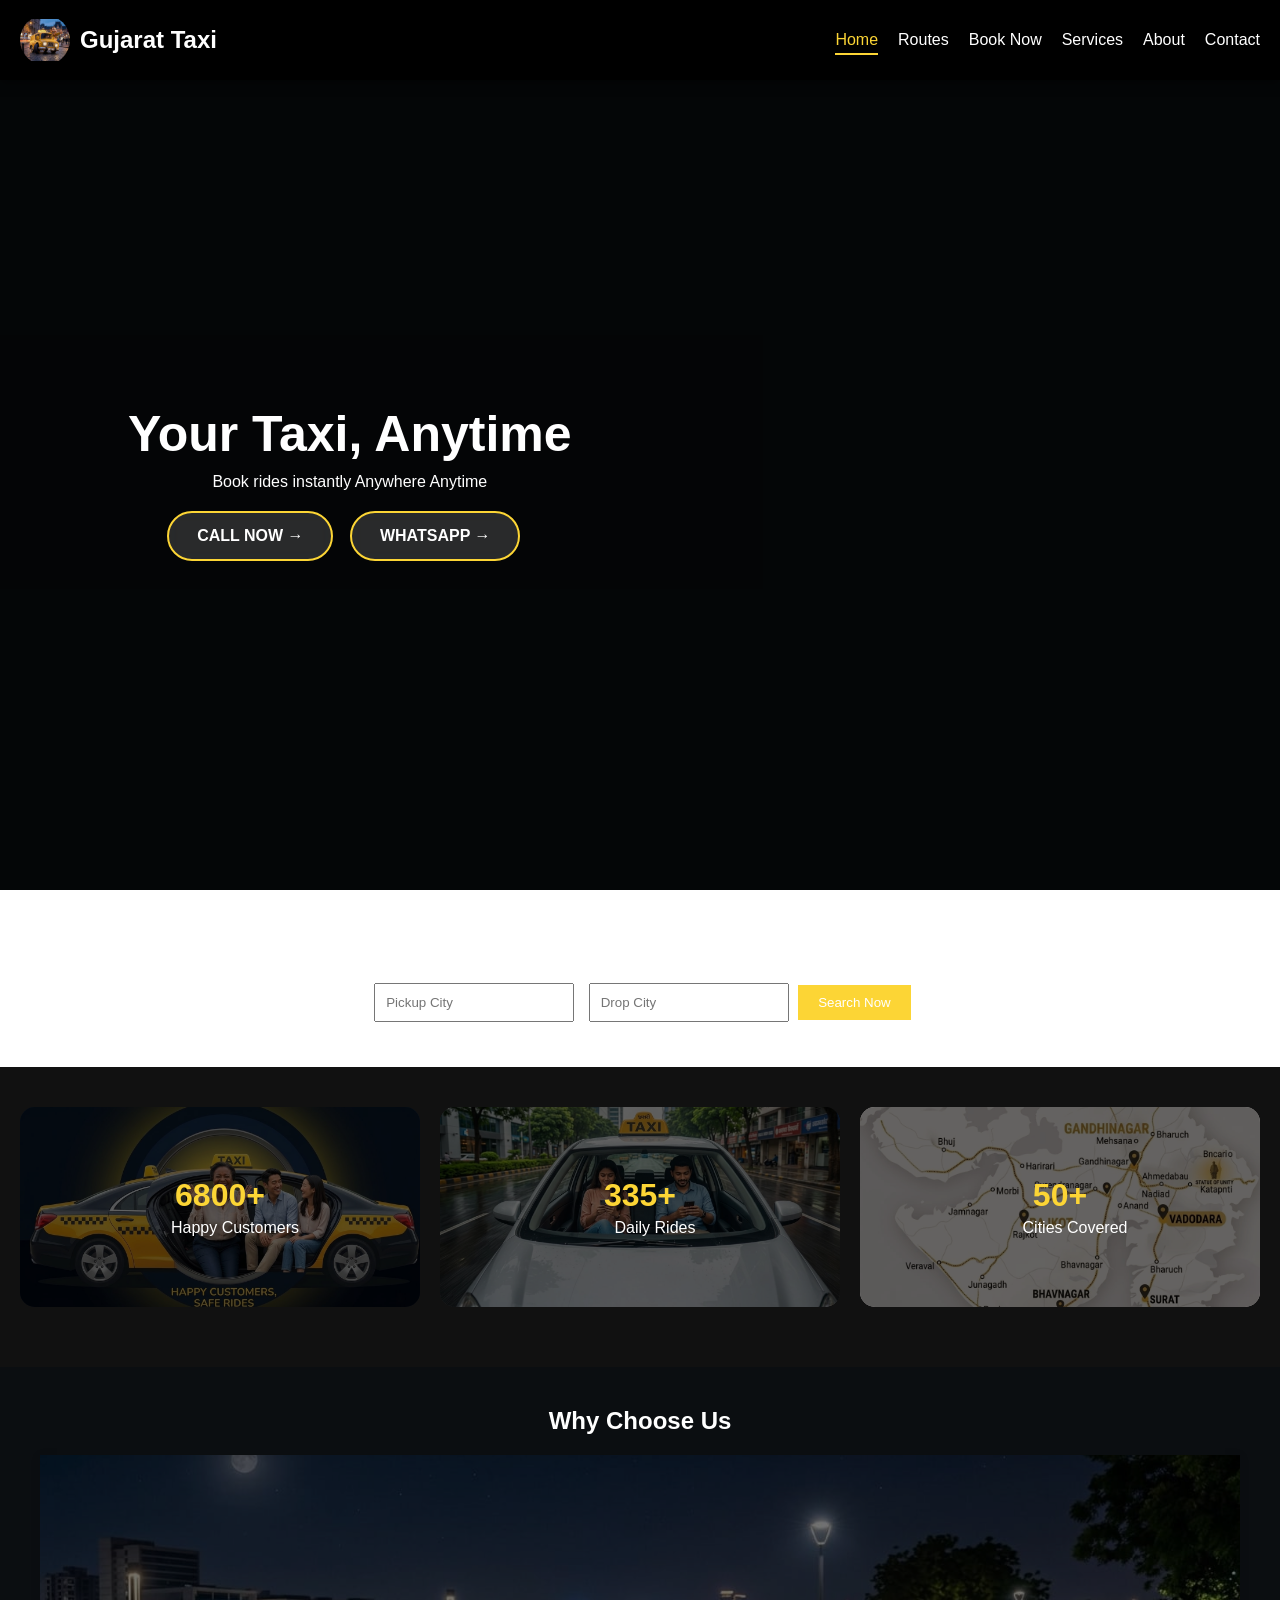
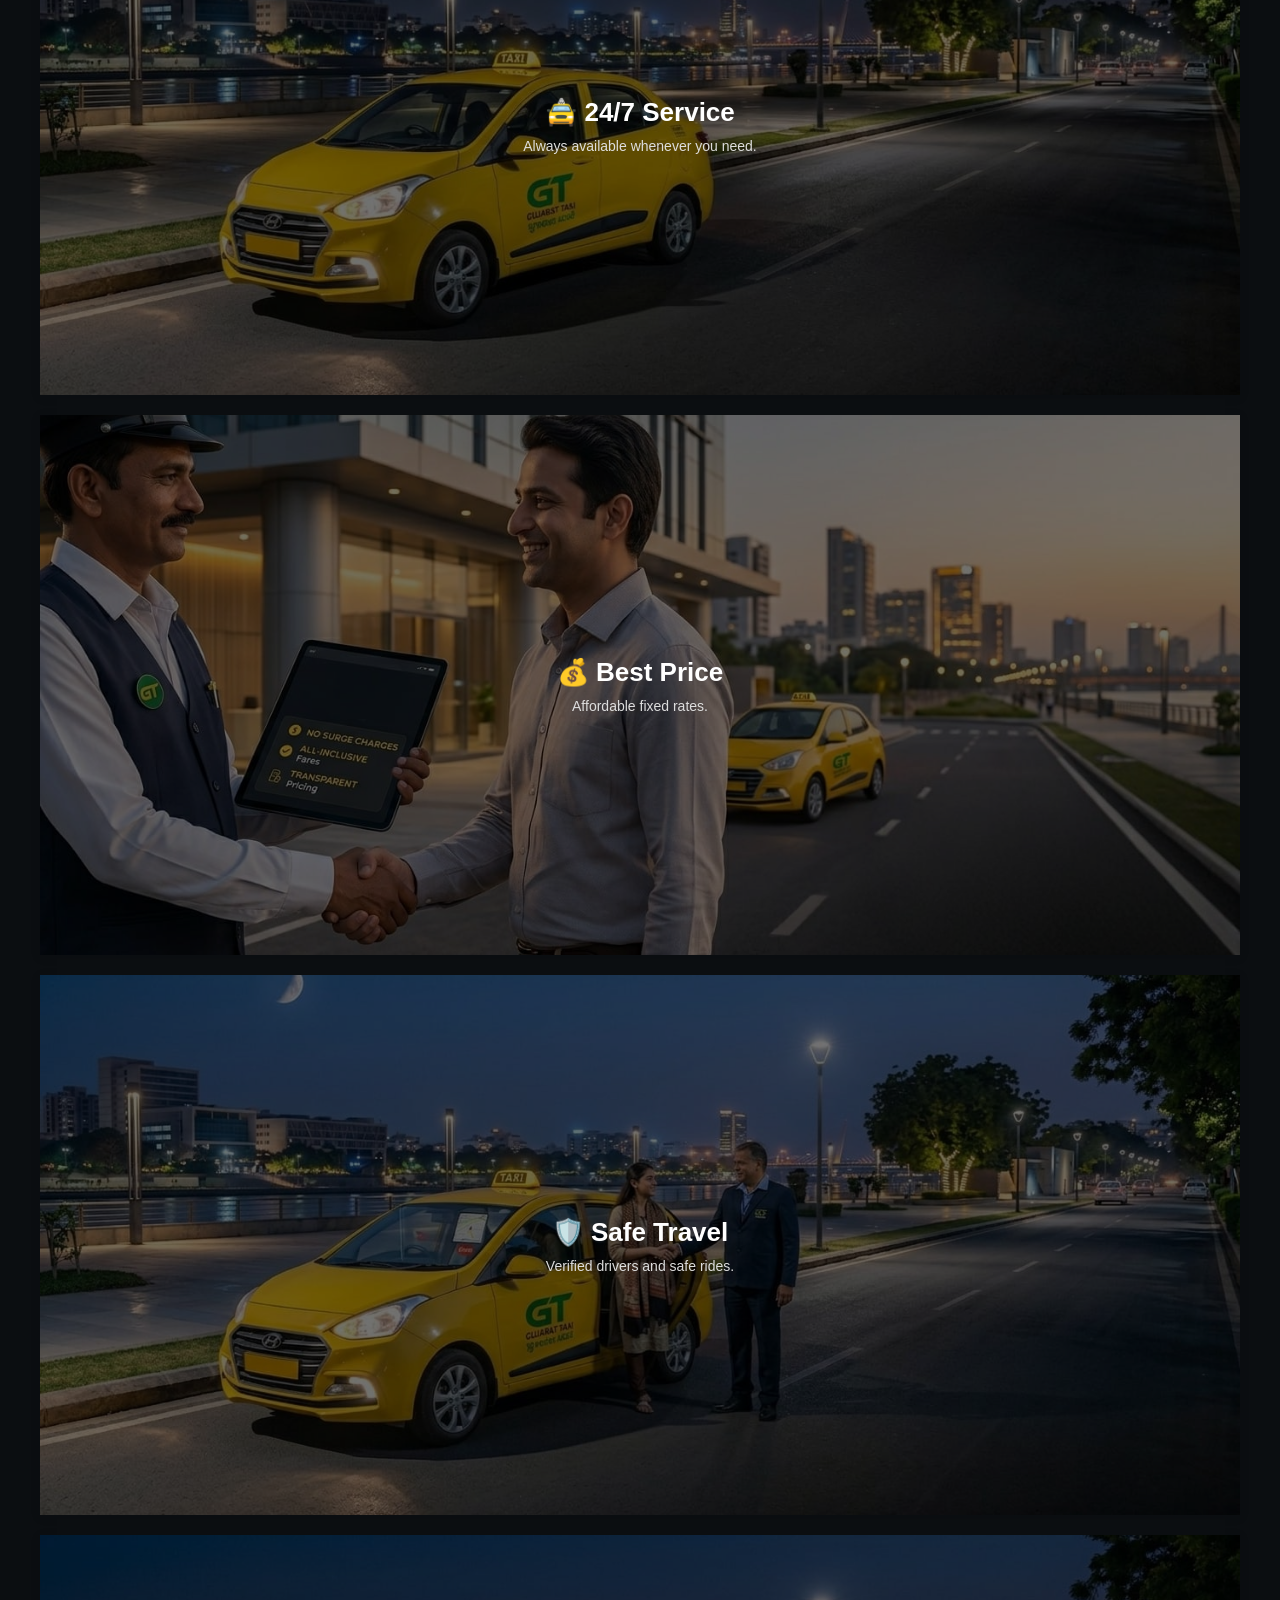
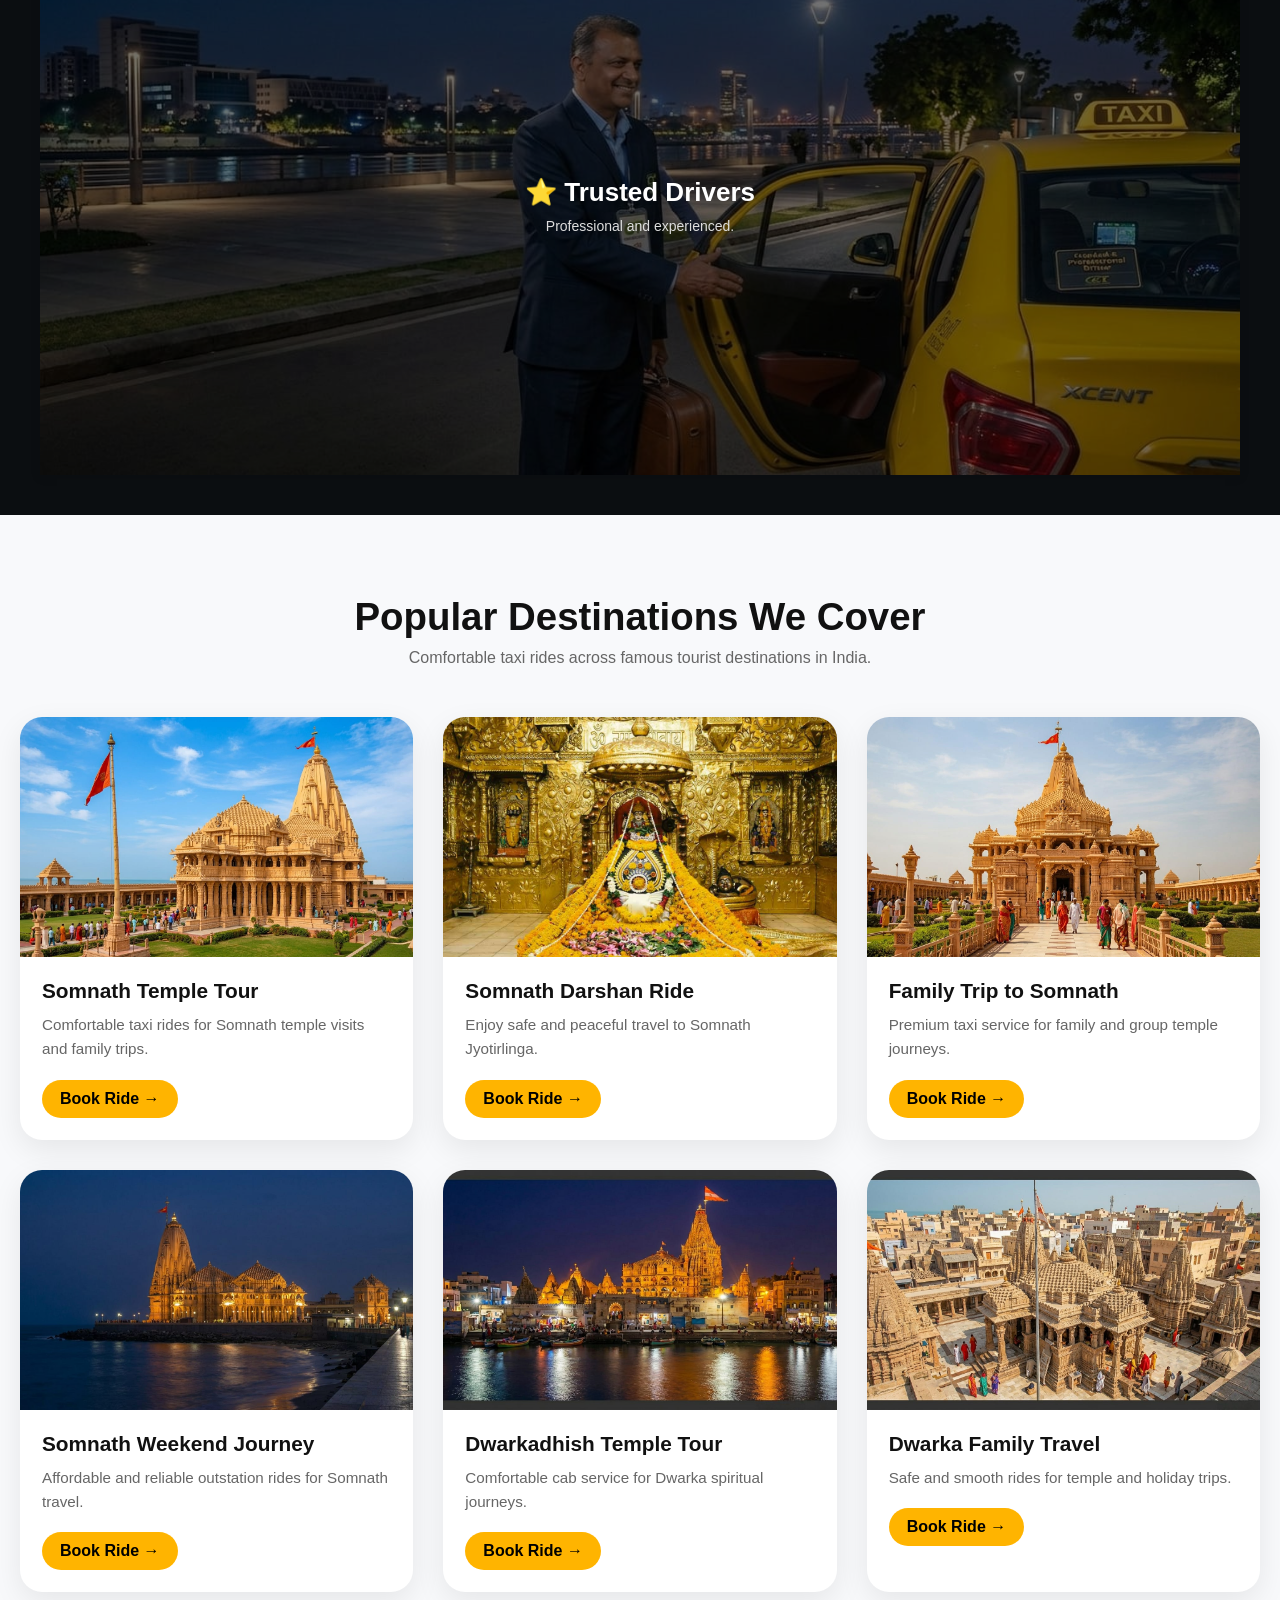
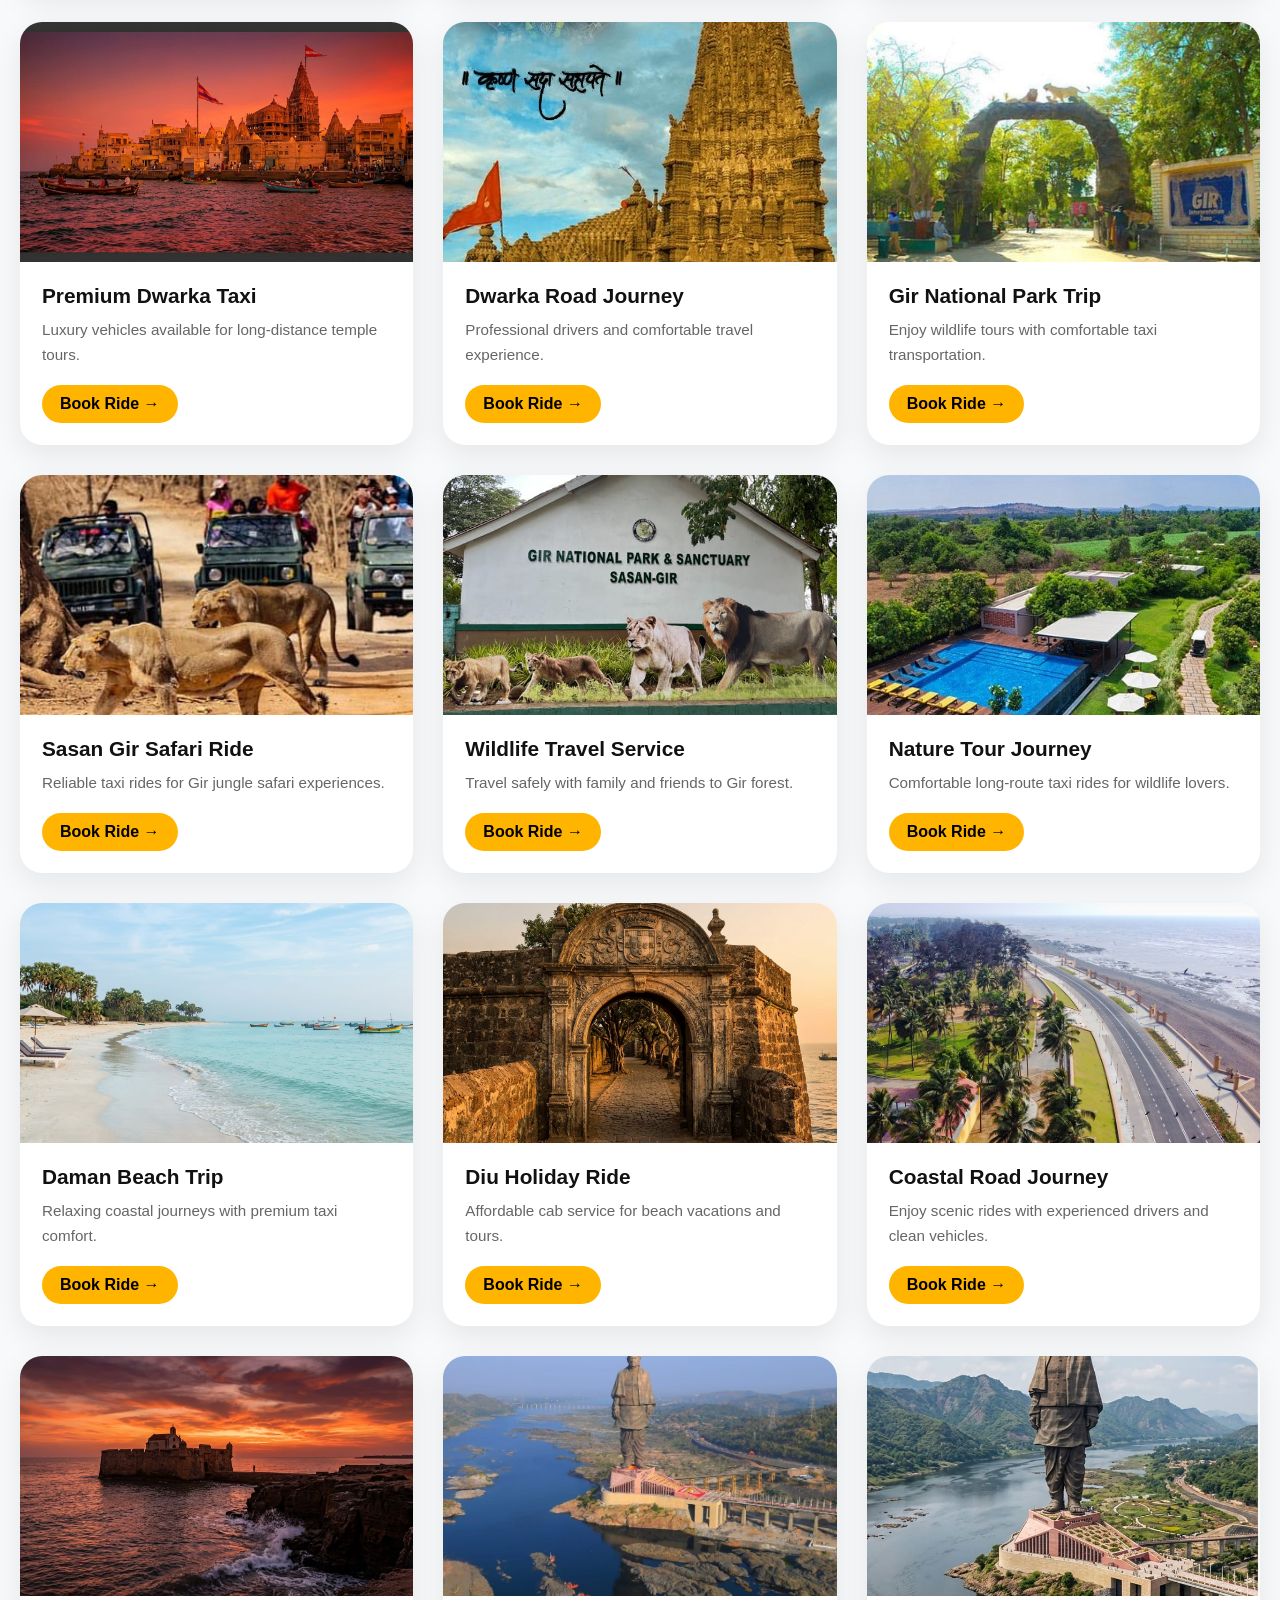
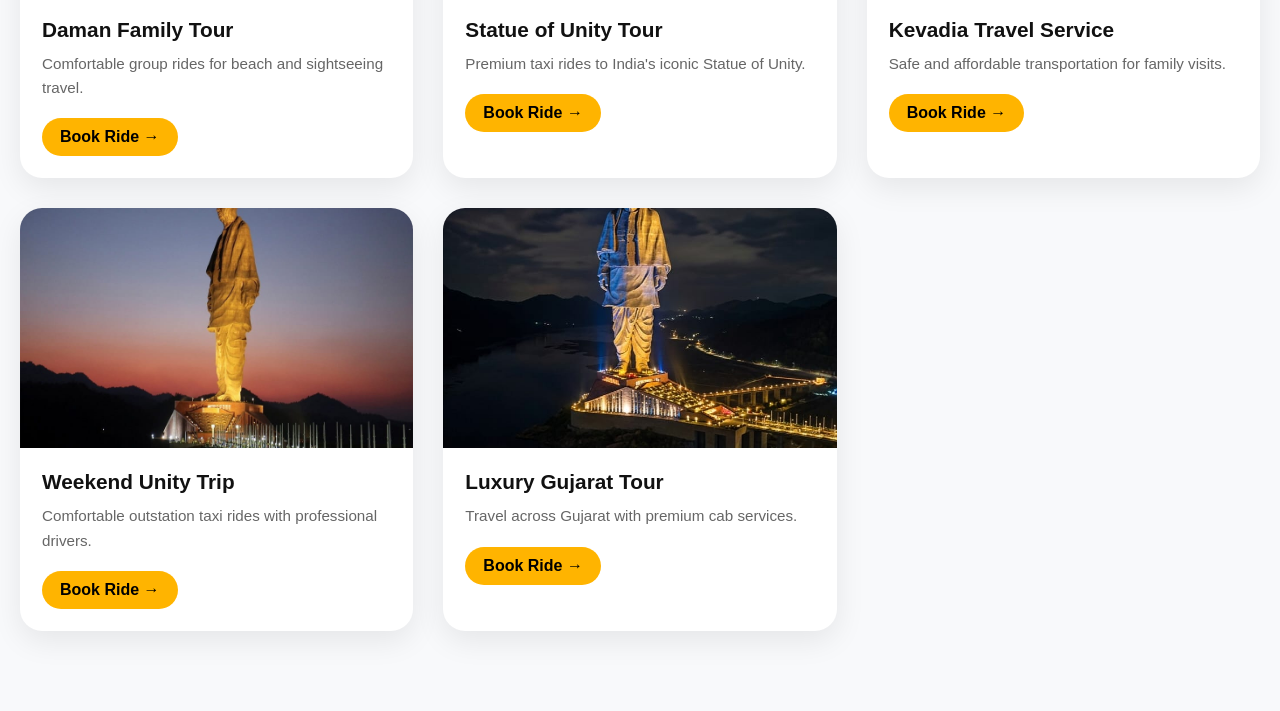
<file: index.html>
<!DOCTYPE html>
<html lang="en">
<head>
<meta charset="UTF-8">
<meta name="viewport" content="width=device-width, initial-scale=1.0">
<title>Gujarat Taxi Service | Home</title>
<link rel="stylesheet" href="style.css">
</head>

<body>
  <!-- PREMIUM TAXI LOADER -->
<div id="loader">

  <!-- Cinematic Background -->
  <div class="loader-bg"></div>

  <!-- Light Lines -->
  <div class="light-line line1"></div>
  <div class="light-line line2"></div>

  <!-- Taxi -->
  <img src="images/about_taxi.jpeg" class="loader-car">

  <!-- Loading Text -->
  <div class="loading-text">GUJARAT TAXI</div>

</div>


<!-- NAVBAR -->
<nav class="navbar">
<div class="logo">
  <img src="images/gt_logo.png" alt="Gujarat Taxi Logo">
  <span>Gujarat Taxi</span>
</div>
  <div class="menu-toggle">☰</div>
  </div>

  <ul class="nav-links">
    <li><a href="index.html">Home</a></li>
    <li><a href="routes.html">Routes</a></li>
    <li><a href="book.html">Book Now</a></li>
    <li><a href="service.html">Services</a></li>
    <li><a href="about.html">About</a></li>
    <li><a href="contact.html">Contact</a></li>
  </ul>
</nav>


<!-- HERO SECTION -->
<!-- HERO SLIDER SECTION -->
<section class="hero-slider">



  <div class="slide active">
  <div class="content">
    <h1 class="title">Ride Across India</h1>
    <p class="subtitle">• Fast • Safe • Affordable Travel</p>

    <div class="buttons">
      <a href="tel:+918141132950" class="btn call">
  <span>CALL NOW →</span>
</a>

<a href="https://wa.me/918141132950?text=Hello%20Gujarat%20Taxi!%20I%20want%20to%20book%20a%20ride." class="btn whatsapp">
  <span>WHATSAPP →</span>
</a>
    </div>
  </div>
</div>



  <div class="slide">
  <div class="content">
    <h1 class="title">Your Taxi, Anytime</h1>
    <p class="subtitle">Book rides instantly Anywhere Anytime</p>

    <div class="buttons">
      <a href="tel:+918141132950" class="btn call">
  <span>CALL NOW →</span>
</a>

<a href="https://wa.me/918141132950?text=Hello%20Gujarat%20Taxi!%20I%20want%20to%20book%20a%20ride." class="btn whatsapp">
  <span>WHATSAPP →</span>
</a>
    </div>
  </div>
</div>



  <div class="slide">
  <div class="content">
    <h1 class="title">Trusted by Thousands</h1>
    <p class="subtitle">Comfortable Journeys every day</p>

    <div class="buttons">
      <a href="tel:+918141132950" class="btn call">
  <span>CALL NOW →</span>
</a>

<a href="https://wa.me/918141132950?text=Hello%20Gujarat%20Taxi!%20I%20want%20to%20book%20a%20ride." class="btn whatsapp">
  <span>WHATSAPP →</span>
</a>
    </div>
  </div>
</div>



  <div class="slide">
  <div class="content">
    <h1 class="title">Travel Made Easy</h1>
    <p class="subtitle">Comfortable experience at low cost</p>

    <div class="buttons">
      <a href="tel:+918141132950" class="btn call">
  <span>CALL NOW →</span>
</a>

<a href="https://wa.me/918141132950?text=Hello%20Gujarat%20Taxi!%20I%20want%20to%20book%20a%20ride." class="btn whatsapp">
  <span>WHATSAPP →</span>
</a>
    </div>
  </div>
</div>



</section>


<!-- SEARCH -->
<section class="search-section">
  <h2>Find Your Ride</h2>
  <div class="search-box">
    <input type="text" id="pickup" placeholder="Pickup City">
    <input type="text" id="drop" placeholder="Drop City">
    <button onclick="searchRoute()">Search Now</button>
  </div>
</section>
<script>

window.addEventListener("DOMContentLoaded", () => {

  const searchedRoute = localStorage.getItem("searchedRoute");

  if (searchedRoute) {

    setTimeout(() => {

      alert(
        searchedRoute +
        "\n\n✅ All India Taxi Service Available\n\nBook Your Ride Now!"
      );

      localStorage.removeItem("searchedRoute");

    }, 500);
  }

});

</script>

<!-- INFO STRIP (NEW) -->
<section class="info-strip">

  <div class="info-box box1">
    <h3><span class="counter" data-target="10000">0</span>+</h3>
    <p>Happy Customers</p>
  </div>

  <div class="info-box box2">
    <h3><span class="counter" data-target="500">0</span>+</h3>
    <p>Daily Rides</p>
  </div>

  <div class="info-box box3">
    <h3><span class="counter" data-target="50">0</span>+</h3>
    <p>Cities Covered</p>
  </div>

</section>

<!-- FEATURES -->
<section class="features">
  <h2>Why Choose Us</h2>

  <div class="grid">

  <div class="card card1">
    <h3>🚖 24/7 Service</h3>
    <p>Always available whenever you need.</p>
  </div>

  <div class="card card2">
    <h3>💰 Best Price</h3>
    <p>Affordable fixed rates.</p>
  </div>

  <div class="card card3">
    <h3>🛡️ Safe Travel</h3>
    <p>Verified drivers and safe rides.</p>
  </div>

  <div class="card card4">
    <h3>⭐ Trusted Drivers</h3>
    <p>Professional and experienced.</p>
  </div>

</div>
</section>

<script src="script.js"></script>
</body>
</html>


<!-- TRAVEL DESTINATIONS SECTION -->

<section class="travel-blog">

  <h2>Popular Destinations We Cover</h2>

  <p class="blog-subtitle">
    Comfortable taxi rides across famous tourist destinations in India.
  </p>

  <div class="blog-grid">

    <!-- SOMNATH 1 -->
    <div class="blog-card">
      <img src="images/Somnath_temple_tour_image.jpeg" alt="Somnath Temple">
      <div class="blog-content">
        <h3>Somnath Temple Tour</h3>
        <p>Comfortable taxi rides for Somnath temple visits and family trips.</p>
        <a href="book.html">Book Ride →</a>
      </div>
    </div>

    <!-- SOMNATH 2 -->
    <div class="blog-card">
      <img src="images/Somnath_darshan_ride.jpeg" alt="Somnath Temple">
      <div class="blog-content">
        <h3>Somnath Darshan Ride</h3>
        <p>Enjoy safe and peaceful travel to Somnath Jyotirlinga.</p>
        <a href="book.html">Book Ride →</a>
      </div>
    </div>

    <!-- SOMNATH 3 -->
    <div class="blog-card">
      <img src="images/family_trip_somnath.jpeg" alt="Somnath Temple">
      <div class="blog-content">
        <h3>Family Trip to Somnath</h3>
        <p>Premium taxi service for family and group temple journeys.</p>
        <a href="book.html">Book Ride →</a>
      </div>
    </div>

    <!-- SOMNATH 4 -->
    <div class="blog-card">
      <img src="images/Somnath_weekend_journey.jpeg" alt="Somnath Temple">
      <div class="blog-content">
        <h3>Somnath Weekend Journey</h3>
        <p>Affordable and reliable outstation rides for Somnath travel.</p>
        <a href="book.html">Book Ride →</a>
      </div>
    </div>



    <!-- DWARKA 1 -->
    <div class="blog-card">
      <img src="images/dwarka_1.jpeg" alt="Dwarkadhish Temple">
      <div class="blog-content">
        <h3>Dwarkadhish Temple Tour</h3>
        <p>Comfortable cab service for Dwarka spiritual journeys.</p>
        <a href="book.html">Book Ride →</a>
      </div>
    </div>

    <!-- DWARKA 2 -->
    <div class="blog-card">
      <img src="images/dwarka_2.jpeg" alt="Dwarkadhish Temple">
      <div class="blog-content">
        <h3>Dwarka Family Travel</h3>
        <p>Safe and smooth rides for temple and holiday trips.</p>
        <a href="book.html">Book Ride →</a>
      </div>
    </div>

    <!-- DWARKA 3 -->
    <div class="blog-card">
      <img src="images/dwarka_3.jpeg" alt="Dwarkadhish Temple">
      <div class="blog-content">
        <h3>Premium Dwarka Taxi</h3>
        <p>Luxury vehicles available for long-distance temple tours.</p>
        <a href="book.html">Book Ride →</a>
      </div>
    </div>

    <!-- DWARKA 4 -->
    <div class="blog-card">
      <img src="images/dwarka_4.jpeg" alt="Dwarkadhish Temple">
      <div class="blog-content">
        <h3>Dwarka Road Journey</h3>
        <p>Professional drivers and comfortable travel experience.</p>
        <a href="book.html">Book Ride →</a>
      </div>
    </div>



    <!-- GIR 1 -->
    <div class="blog-card">
      <img src="images/Gir_1.jpeg" alt="Gir National Park">
      <div class="blog-content">
        <h3>Gir National Park Trip</h3>
        <p>Enjoy wildlife tours with comfortable taxi transportation.</p>
        <a href="book.html">Book Ride →</a>
      </div>
    </div>

    <!-- GIR 2 -->
    <div class="blog-card">
      <img src="images/Gir_2.jpeg" alt="Gir National Park">
      <div class="blog-content">
        <h3>Sasan Gir Safari Ride</h3>
        <p>Reliable taxi rides for Gir jungle safari experiences.</p>
        <a href="book.html">Book Ride →</a>
      </div>
    </div>

    <!-- GIR 3 -->
    <div class="blog-card">
      <img src="images/Gir_3.jpeg" alt="Gir National Park">
      <div class="blog-content">
        <h3>Wildlife Travel Service</h3>
        <p>Travel safely with family and friends to Gir forest.</p>
        <a href="book.html">Book Ride →</a>
      </div>
    </div>

    <!-- GIR 4 -->
    <div class="blog-card">
      <img src="images/Gir_4.jpeg" alt="Gir National Park">
      <div class="blog-content">
        <h3>Nature Tour Journey</h3>
        <p>Comfortable long-route taxi rides for wildlife lovers.</p>
        <a href="book.html">Book Ride →</a>
      </div>
    </div>



    <!-- DAMAN DIU 1 -->
    <div class="blog-card">
      <img src="images/daman_beach_trip_image.jpeg" alt="Daman and Diu">
      <div class="blog-content">
        <h3>Daman Beach Trip</h3>
        <p>Relaxing coastal journeys with premium taxi comfort.</p>
        <a href="book.html">Book Ride →</a>
      </div>
    </div>

    <!-- DAMAN DIU 2 -->
    <div class="blog-card">
      <img src="images/diu_holiday_travelling.jpeg" alt="Daman and Diu">
      <div class="blog-content">
        <h3>Diu Holiday Ride</h3>
        <p>Affordable cab service for beach vacations and tours.</p>
        <a href="book.html">Book Ride →</a>
      </div>
    </div>

    <!-- DAMAN DIU 3 -->
    <div class="blog-card">
      <img src="images/daman_road_journey.jpeg" alt="Daman and Diu">
      <div class="blog-content">
        <h3>Coastal Road Journey</h3>
        <p>Enjoy scenic rides with experienced drivers and clean vehicles.</p>
        <a href="book.html">Book Ride →</a>
      </div>
    </div>

    <!-- DAMAN DIU 4 -->
    <div class="blog-card">
      <img src="images/daman_family_tour.jpeg" alt="Daman and Diu">
      <div class="blog-content">
        <h3>Daman Family Tour</h3>
        <p>Comfortable group rides for beach and sightseeing travel.</p>
        <a href="book.html">Book Ride →</a>
      </div>
    </div>



    <!-- STATUE OF UNITY 1 -->
    <div class="blog-card">
      <img src="images/S_1.jpeg" alt="Statue of Unity">
      <div class="blog-content">
        <h3>Statue of Unity Tour</h3>
        <p>Premium taxi rides to India's iconic Statue of Unity.</p>
        <a href="book.html">Book Ride →</a>
      </div>
    </div>

    <!-- STATUE OF UNITY 2 -->
    <div class="blog-card">
      <img src="images/S_2.jpeg" alt="Statue of Unity">
      <div class="blog-content">
        <h3>Kevadia Travel Service</h3>
        <p>Safe and affordable transportation for family visits.</p>
        <a href="book.html">Book Ride →</a>
      </div>
    </div>

    <!-- STATUE OF UNITY 3 -->
    <div class="blog-card">
      <img src="images/S_3.jpeg" alt="Statue of Unity">
      <div class="blog-content">
        <h3>Weekend Unity Trip</h3>
        <p>Comfortable outstation taxi rides with professional drivers.</p>
        <a href="book.html">Book Ride →</a>
      </div>
    </div>

    <!-- STATUE OF UNITY 4 -->
    <div class="blog-card">
      <img src="images/S_4.jpeg" alt="Statue of Unity">
      <div class="blog-content">
        <h3>Luxury Gujarat Tour</h3>
        <p>Travel across Gujarat with premium cab services.</p>
        <a href="book.html">Book Ride →</a>
      </div>
    </div>

  </div>

</section>
</file>
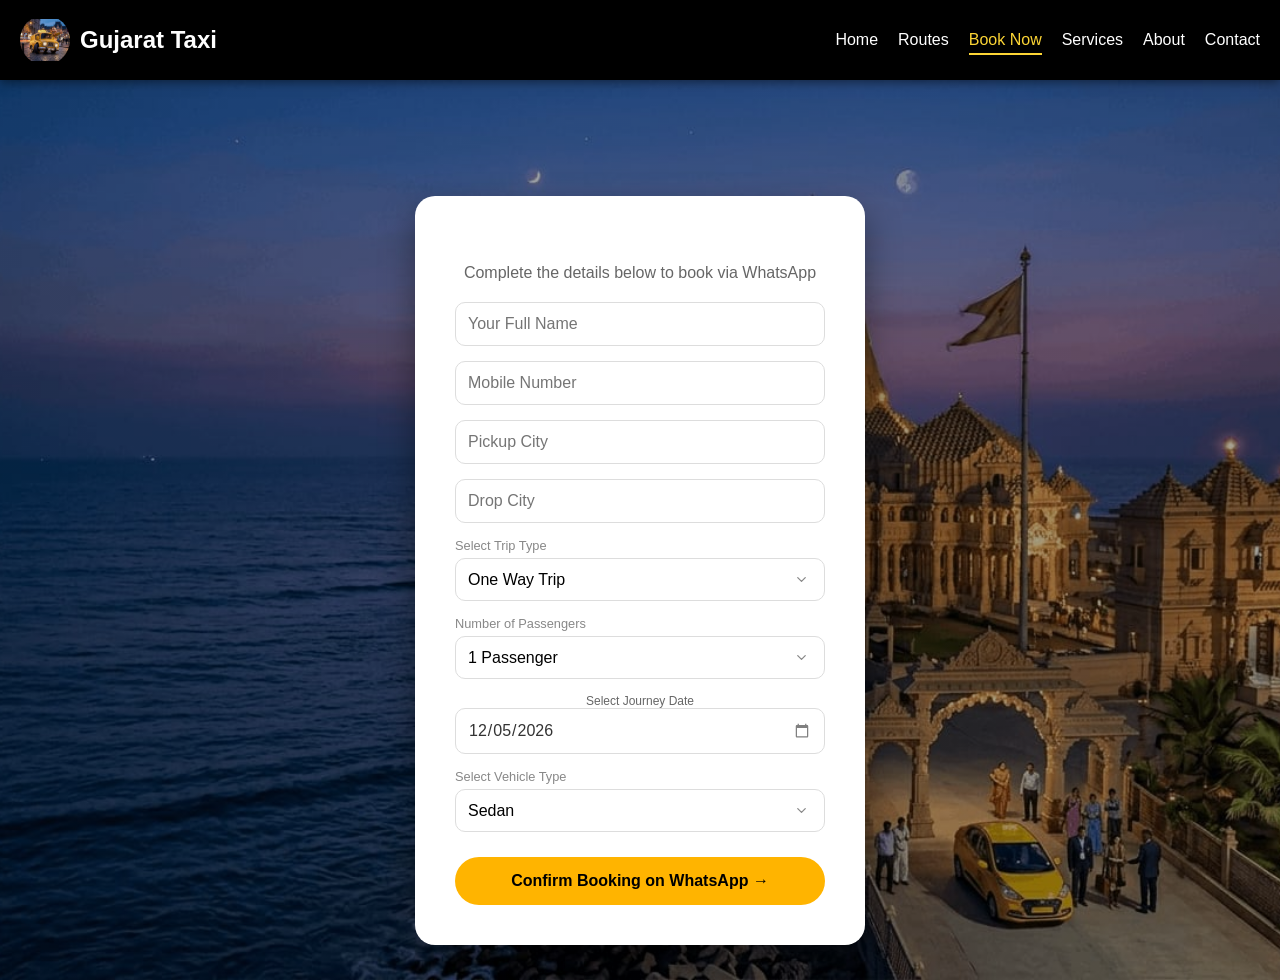
<file: book.html>
<!DOCTYPE html>
<html lang="en">
<head>
  <meta charset="UTF-8">
  <meta name="viewport" content="width=device-width, initial-scale=1.0">
  <title>Book Your Taxi - Gujarat Taxi</title>
  <link rel="stylesheet" href="style.css">
</head>
<body>
  <!-- PREMIUM TAXI LOADER -->
<!-- PREMIUM LOADER -->
<div id="loader">

  <!-- Cinematic Background -->
  <div class="loader-bg"></div>

  <!-- Light Lines -->
  <div class="light-line line1"></div>
  <div class="light-line line2"></div>

  <!-- Taxi -->
  <img src="images/about_taxi.jpeg" class="loader-car">

  <!-- Loading Text -->
  <div class="loading-text">GUJARAT TAXI</div>

</div>


<nav class="navbar">
  <div class="logo">
  <img src="images/gt_logo.png" alt="Gujarat Taxi Logo">
  <span>Gujarat Taxi</span>
</div>
  <div class="menu-toggle">☰</div>
  </div>

  <ul class="nav-links">
    <li><a href="index.html">Home</a></li>
    <li><a href="routes.html">Routes</a></li>
    <li><a href="book.html">Book Now</a></li>
    <li><a href="service.html">Services</a></li>
    <li><a href="about.html">About</a></li>
    <li><a href="contact.html">Contact</a></li>
  </ul>
</nav>

<section class="booking-hero-section">
  <div class="booking-form-card">
    <h2>Book Your Taxi</h2>
    <p style="color: #666; margin-bottom: 20px;">Complete the details below to book via WhatsApp</p>
    
    <div class="form-group">
      <input type="text" id="name" placeholder="Your Full Name">
    </div>

    <div class="form-group">
      <input type="number" id="phone" placeholder="Mobile Number">
    </div>

    <div class="form-group">
      <input type="text" id="pickupCity" placeholder="Pickup City">
    </div>

    <div class="form-group">
      <input type="text" id="dropCity" placeholder="Drop City">
    </div>

    <!-- Trip Selection -->
<div class="form-group">
  <label for="tripType" style="display:block; text-align:left; margin-bottom:5px; font-size: 0.8rem; color:#888;">Select Trip Type</label>
  <select id="tripType">
    <option value="One Way">One Way Trip</option>
    <option value="Round Trip">Round Trip (Return)</option>
    <option value="Local/Hourly">Local / Hourly Rental</option>
    <option value="Airport Transfer">Airport Pickup/Drop</option>
  </select>
</div>

<!-- Passenger Selection (1-7) -->
<div class="form-group">
  <label for="passengers" style="display:block; text-align:left; margin-bottom:5px; font-size: 0.8rem; color:#888;">Number of Passengers</label>
  <select id="passengers">
    <option value="1">1 Passenger</option>
    <option value="2">2 Passengers</option>
    <option value="3">3 Passengers</option>
    <option value="4">4 Passengers</option>
    <option value="5">5 Passengers</option>
    <option value="6">6 Passengers</option>
    <option value="7">7+ Passengers (Group)</option>
  </select>
</div>


    <!-- Date Section -->
<div class="form-group">
  <label for="bookingDate" style="display:block; font-size: 12px; color: #666;">Select Journey Date</label>
  <input 
    type="date" 
    id="bookingDate" 
    onkeydown="return false" 
    style="cursor: pointer;"
  >
</div>

<script>
  // 1. Get today's date in YYYY-MM-DD format
  const dateField = document.getElementById('bookingDate');
  const today = new Date();
  const year = today.getFullYear();
  const month = String(today.getMonth() + 1).padStart(2, '0');
  const day = String(today.getDate()).padStart(2, '0');
  
  const formattedToday = `${year}-${month}-${day}`;

  // 2. Set the default value to today
  dateField.value = formattedToday;

  // 3. Set the 'min' attribute so past dates are greyed out and unclickable
  dateField.setAttribute('min', formattedToday);
</script>



    <div class="form-group">
  <label for="car" style="display:block; text-align:left; margin-bottom:5px; font-size: 0.8rem; color:#888;">
    Select Vehicle Type
  </label>

  <select id="car">
    <option value="Sedan">Sedan</option>
    <option value="SUV (Innova)">SUV (Innova)</option>
    <option value="Premium SUV (Innova Crysta)">Premium SUV (Innova Crysta)</option>
    <option value="Passenger Van (Tempo Traveller)">Passenger Van (Tempo Traveller)</option>
    <option value="Large Group (Bus)">Large Group (Bus)</option>
  </select>
</div>
    <button class="confirm-btn" onclick="bookTaxi()">Confirm Booking on WhatsApp →</button>
  </div>
</section>

<script src="script.js"></script>

<style>
  /* This section handles the background and centering */
  /* BOOKING HERO SECTION */
.booking-hero-section {

  background-color: #2c3e50;

  background-image:
    linear-gradient(
      rgba(0,0,0,0.35),
      rgba(0,0,0,0.35)
    ),
    url('images/somnath_temple_image.jpeg');

  background-size: cover;
  background-position: center;
  background-repeat: no-repeat;

  height: 100vh;
  width: 100%;

  display: flex;
  justify-content: center;
  align-items: center;

  padding: 20px;
}



/* Smooth Hover & Focus Effects */
.booking-form-card input:focus, 
.booking-form-card select:focus {
  border-color: #ffb400;
  box-shadow: 0 0 10px rgba(255, 180, 0, 0.3);
  transition: all 0.3s ease;
}

/* Premium Select Styling with Corrected Arrow Icon */
.booking-form-card select {
  cursor: pointer;
  background-image: url("data:image/svg+xml,%3Csvg xmlns='http://w3.org' width='24' height='24' viewBox='0 0 24 24' fill='none' stroke='%23888' stroke-width='2' stroke-linecap='round' stroke-linejoin='round'%3E%3Cpath d='M6 9l6 6 6-6'%3E%3C/path%3E%3C/svg%3E");
  background-repeat: no-repeat;
  background-position: right 15px center;
  background-size: 15px; /* Adjusts the size of the arrow */
  -webkit-appearance: none;
  -moz-appearance: none;
  appearance: none;
  padding-right: 40px; /* Prevents text from overlapping the arrow */
}


/* for calendar */
input[type="date"] {
  background-color: white;
  color: #333;
  font-family: inherit;
}

/* This makes the calendar icon match your theme */
input[type="date"]::-webkit-calendar-picker-indicator {
  cursor: pointer;
  filter: invert(0.5); /* Makes it look subtle */
}




/* Modal Overlay */
.modal-overlay {
  display: none; /* Hidden by default */
  position: fixed;
  top: 0; left: 0;
  width: 100%; height: 100%;
  background: rgba(0, 0, 0, 0.7);
  backdrop-filter: blur(5px);
  z-index: 1000;
  justify-content: center;
  align-items: center;
}

/* Modal Content Box */
.modal-content {
  background: white;
  padding: 40px;
  border-radius: 25px;
  text-align: center;
  max-width: 350px;
  width: 90%;
  transform: scale(0.7);
  transition: 0.3s ease-in-out;
}

.modal-overlay.active .modal-content {
  transform: scale(1);
}

.success-icon {
  background: #ffb400;
  color: white;
  width: 60px;
  height: 60px;
  border-radius: 50%;
  line-height: 60px;
  font-size: 30px;
  margin: 0 auto 20px;
}

.close-modal-btn {
  background: #222;
  color: white;
  border: none;
  padding: 12px 25px;
  border-radius: 50px;
  margin-top: 20px;
  cursor: pointer;
  font-weight: bold;
}





/* Success Icon Animation */
.success-icon {
  background: #ffb400;
  color: white;
  width: 70px;
  height: 70px;
  border-radius: 50%;
  line-height: 70px;
  font-size: 35px;
  margin: 0 auto 20px;
  display: flex;
  justify-content: center;
  align-items: center;
  
  /* The Animation */
  animation: popIn 0.5s cubic-bezier(0.26, 0.53, 0.74, 1.48) forwards;
}

@keyframes popIn {
  0% {
    transform: scale(0);
    opacity: 0;
  }
  100% {
    transform: scale(1);
    opacity: 1;
  }
}

/* Modal Content Entry Animation */
.modal-overlay.active .modal-content {
  transform: scale(1);
  transition: transform 0.4s cubic-bezier(0.175, 0.885, 0.32, 1.275);
}






/* MOBILE FIX */
@media (max-width: 768px) {

  .booking-hero-section {

    background-position: center center;

    /* REMOVE FIXED ON MOBILE */
    background-attachment: scroll;

    min-height: 100vh;

    padding: 20px 15px;
  }

  .booking-form-card {
    padding: 25px;
    border-radius: 18px;
  }
}

  .booking-form-card {
    margin-top: 80px;
    background: white;
    padding: 40px;
    border-radius: 20px;
    box-shadow: 0 15px 35px rgba(0,0,0,0.4);
    width: 90%;
    max-width: 450px;
    text-align: center;
    z-index: 10;
  }

  .form-group {
    margin-bottom: 15px;
  }
 
  /* Premium Select Styling with Arrow */

/* INPUT FIELDS */

.booking-form-card input {

  width: 100%;
  padding: 12px;
  border: 1px solid #ddd;
  border-radius: 10px;
  font-size: 1rem;
  box-sizing: border-box;
  outline: none;

  background-color: white;
}


/* SELECT DROPDOWN FIELDS */

.booking-form-card select {

  width: 100%;
  padding: 12px;
  border: 1px solid #ddd;
  border-radius: 10px;
  font-size: 1rem;
  box-sizing: border-box;
  outline: none;

  cursor: pointer;

  -webkit-appearance: none;
  -moz-appearance: none;
  appearance: none;

  padding-right: 45px;

  background-color: white;

  background-image: url("data:image/svg+xml,%3Csvg xmlns='http://www.w3.org/2000/svg' width='20' height='20' viewBox='0 0 24 24' fill='none' stroke='%23888' stroke-width='2' stroke-linecap='round' stroke-linejoin='round'%3E%3Cpolyline points='6 9 12 15 18 9'%3E%3C/polyline%3E%3C/svg%3E");

  background-repeat: no-repeat;

  background-position: right 15px center;

  background-size: 15px;
}

  .confirm-btn {
    background: #ffb400;
    color: black;
    border: none;
    width: 100%;
    padding: 15px;
    border-radius: 50px;
    font-weight: bold;
    cursor: pointer;
    margin-top: 10px;
    transition: 0.3s;
  }

  .confirm-btn:hover {
    background: #e6a300;
    transform: scale(1.03);
  }

  /* Ensures navbar doesn't hide behind the image */
  .navbar {
    position: relative;
    z-index: 100;
  }
</style>

<!-- Success Popup Modal -->
<!-- Updated Success Popup Modal -->
<div id="successModal" class="modal-overlay">
  <div class="modal-content">
    <div class="success-icon">✓</div>
    
    <!-- Added Success Message Here -->
    <h2 style="color: #2c3e50; margin-bottom: 10px;">Success!</h2>
    <p style="color: #666; font-size: 1rem; line-height: 1.5;">
      Your booking details have been sent.<br>
      <strong>Thank you for reaching out!</strong>
    </p>

    <button class="close-modal-btn" onclick="closeModal()">Great, Thanks!</button>
  </div>
</div>



</body>
</html>
</file>
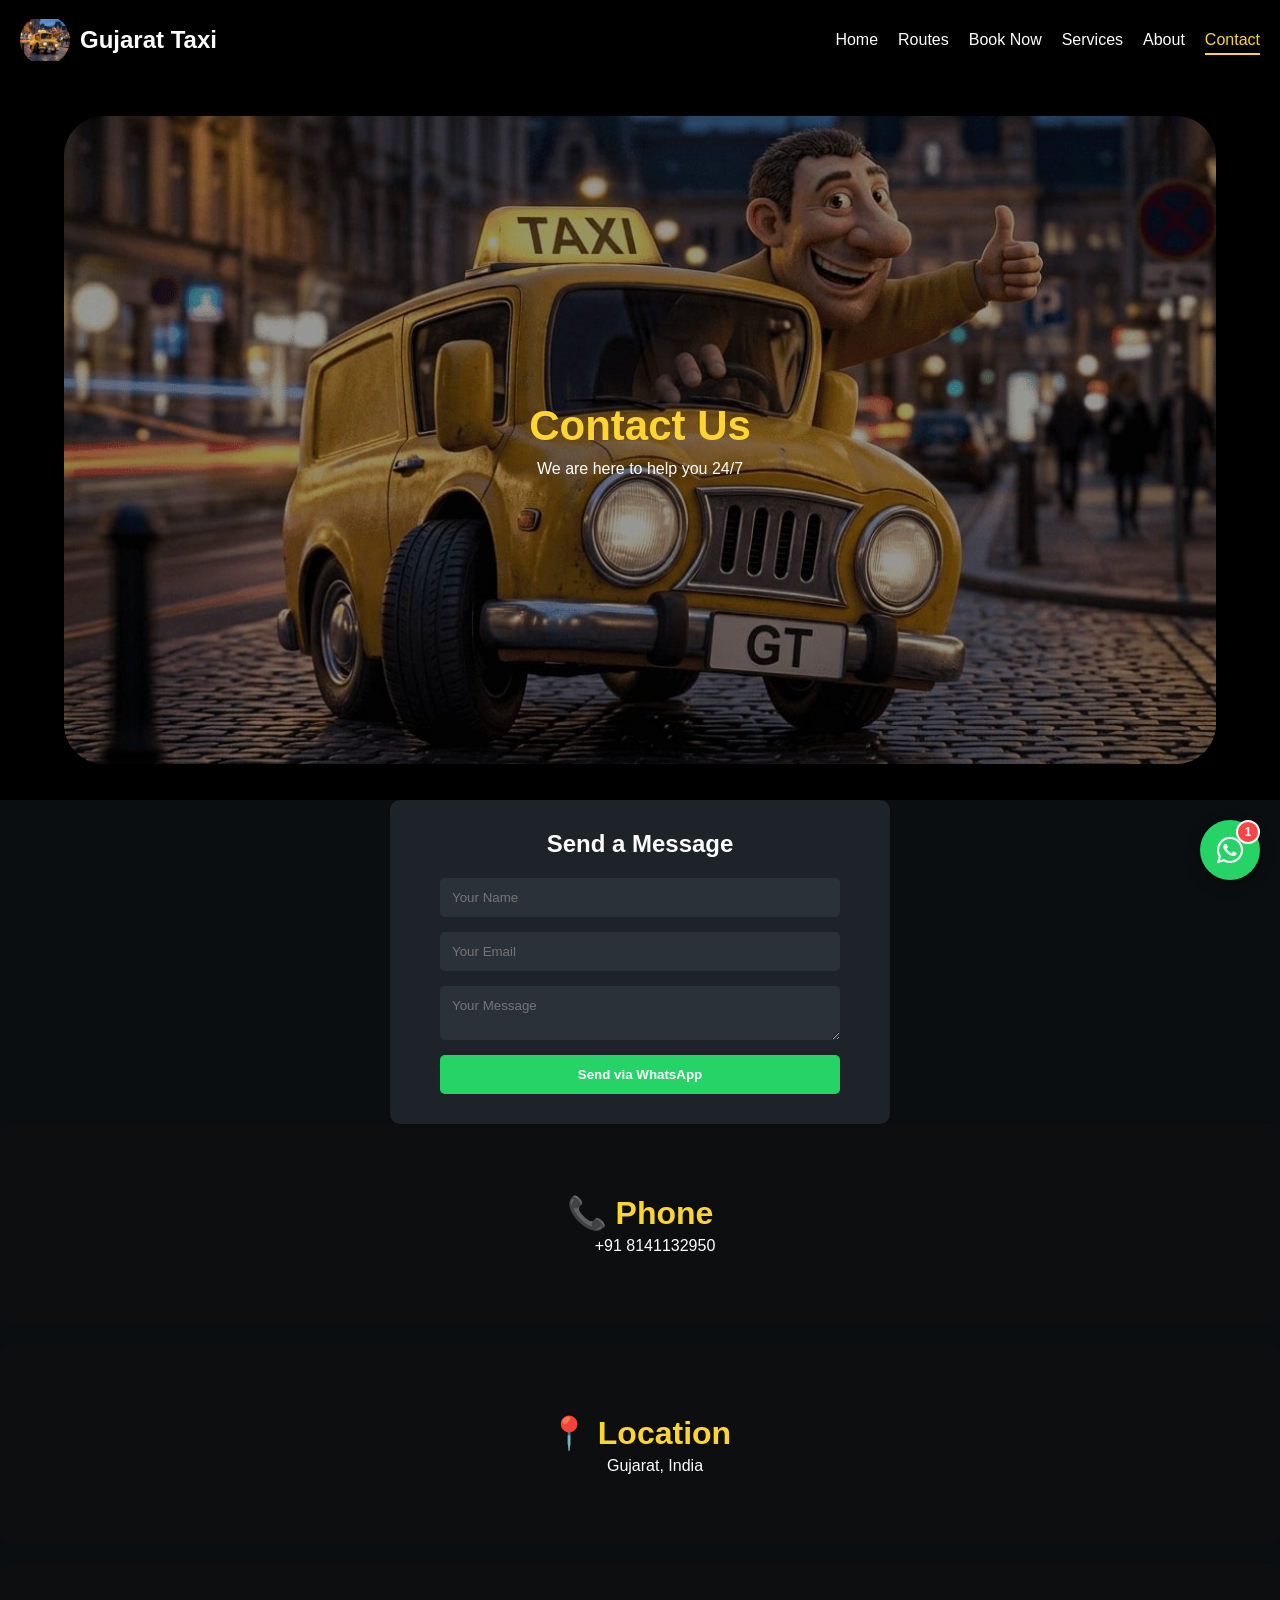
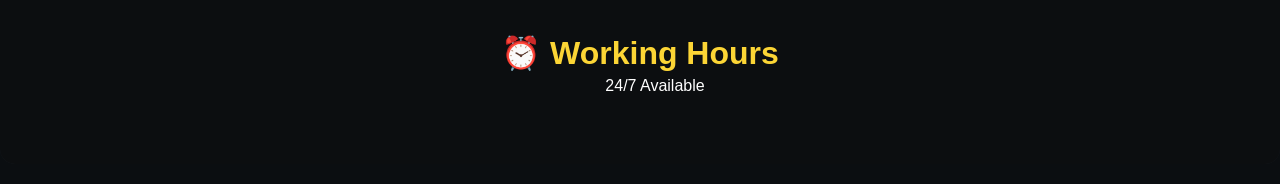
<file: contact.html>
<!DOCTYPE html>
<html lang="en">
<head>
<meta charset="UTF-8">
<meta name="viewport" content="width=device-width, initial-scale=1.0">
<title>Contact - Gujarat Taxi</title>
<link rel="stylesheet" href="style.css">
<!-- Font Awesome for the WhatsApp Icon -->
<link rel="stylesheet" href="https://cdnjs.cloudflare.com/ajax/libs/font-awesome/6.0.0/css/all.min.css">
</head>

<body>
  <!-- PREMIUM TAXI LOADER -->
<div id="loader">

  <!-- Cinematic Background -->
  <div class="loader-bg"></div>

  <!-- Light Lines -->
  <div class="light-line line1"></div>
  <div class="light-line line2"></div>

  <!-- Taxi -->
  <img src="images/about_taxi.jpeg" class="loader-car">

  <!-- Loading Text -->
  <div class="loading-text">GUJARAT TAXI</div>

</div>


<nav class="navbar">
  <div class="logo">
  <img src="images/gt_logo.png" alt="Gujarat Taxi Logo">
  <span>Gujarat Taxi</span>
</div>

  <div class="menu-toggle">☰</div>
  </div>

  <ul class="nav-links">
    <li><a href="index.html">Home</a></li>
    <li><a href="routes.html">Routes</a></li>
    <li><a href="book.html">Book Now</a></li>
    <li><a href="service.html">Services</a></li>
    <li><a href="about.html">About</a></li>
    <li><a href="contact.html">Contact</a></li>
  </ul>
</nav>

<!-- HERO -->
<section class="contact-hero">
    <!-- This is the frame that creates the gaps and curved edges -->
    <div class="contact-hero-frame">
        <div class="overlay"></div>
        <h1>Contact Us</h1>
        <p>We are here to help you 24/7</p>
    </div>
</section>

<!-- CONTACT SECTION -->
<section class="contact-container">

  <!-- LEFT FORM -->
  <div class="contact-form">
    <h2>Send a Message</h2>

    <input type="text" id="name" placeholder="Your Name">
    <input type="email" id="email" placeholder="Your Email">
    <textarea id="message" placeholder="Your Message"></textarea>

    <button onclick="sendWhatsApp()">Send via WhatsApp</button>
  </div>

  <!-- RIGHT INFO -->
  <div class="contact-info">

    <div class="info-box">
      <h3>📞 Phone</h3>
      <p>+91 8141132950</p>
    </div>

    <div class="info-box">
      <h3>📍 Location</h3>
      <p>Gujarat, India</p>
    </div>

    <div class="info-box">
      <h3>⏰ Working Hours</h3>
      <p>24/7 Available</p>
    </div>

  </div>

</section>

<!-- FLOATING WHATSAPP -->
<!-- Floating WhatsApp Button with Icon -->
<a href="javascript:void(0);" class="whatsapp-float" onclick="quickWhatsApp()" title="Chat with us now!">
    <i class="fab fa-whatsapp"></i>
</a>


<script src="script.js"></script>
</body>
</html>
</file>
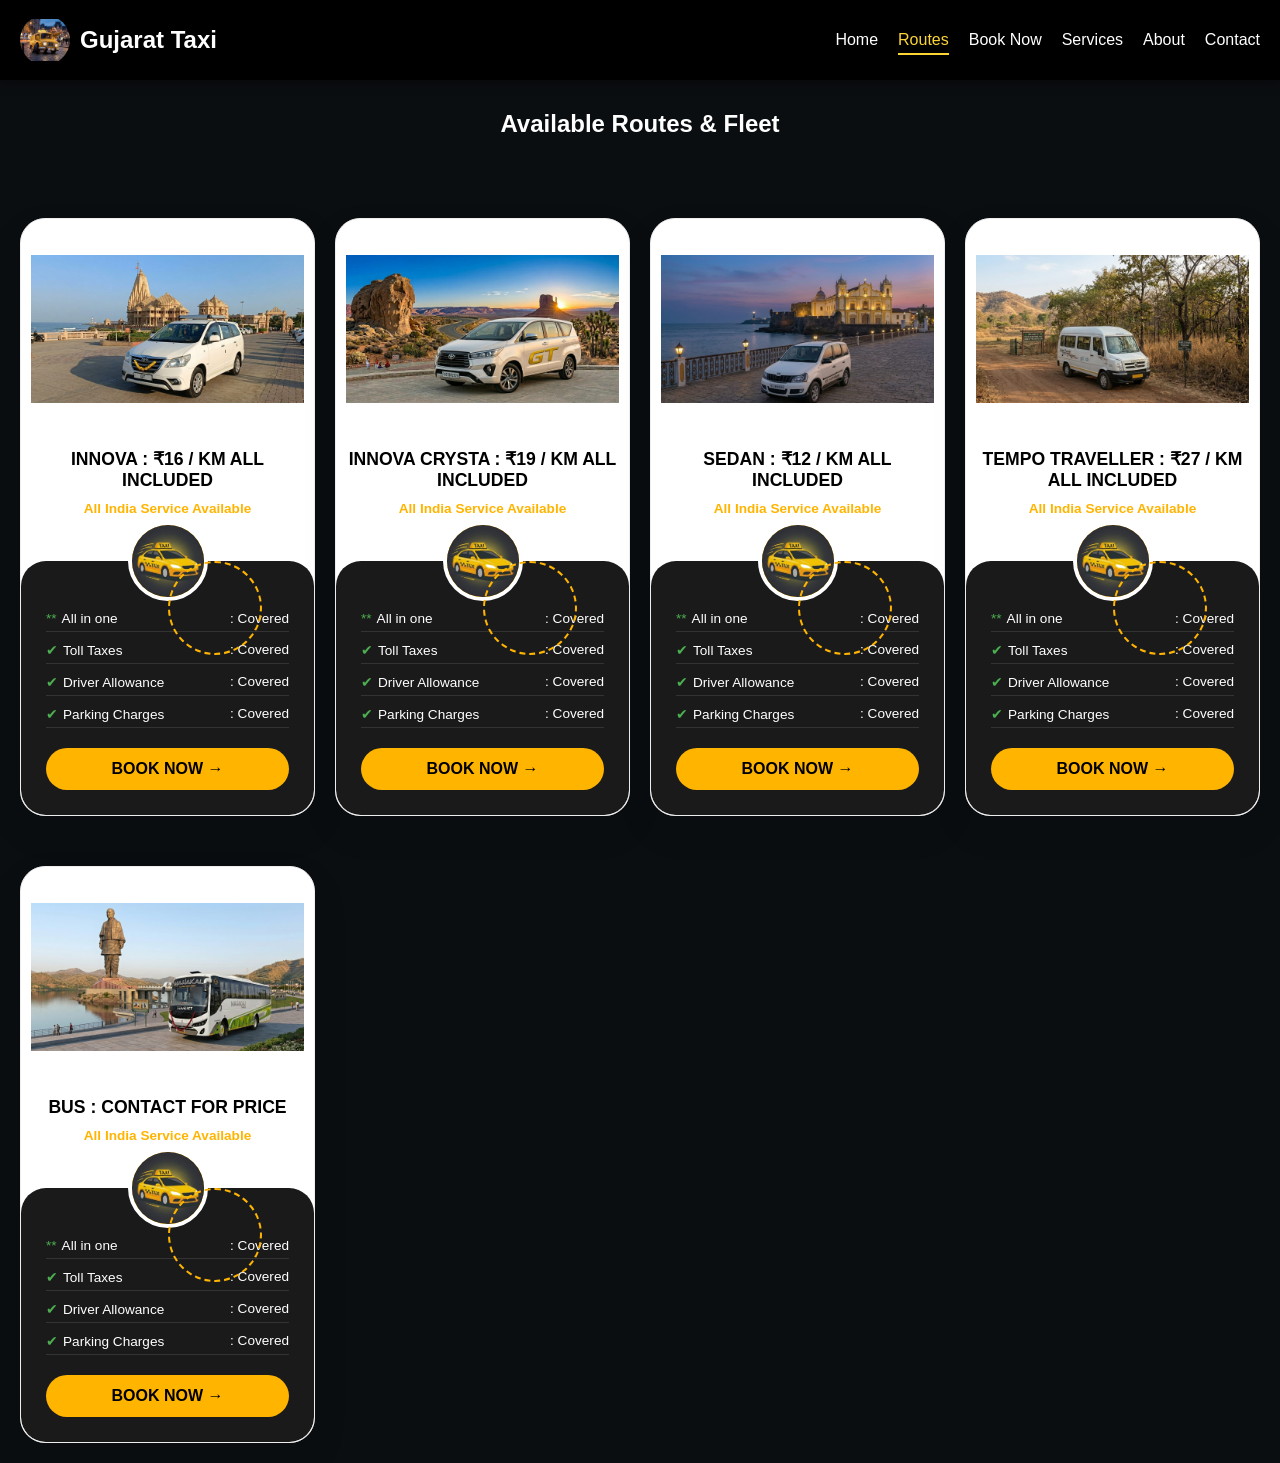
<file: routes.html>
<!DOCTYPE html>
<html lang="en">
<head>
    <meta charset="UTF-8">
    <meta name="viewport" content="width=device-width, initial-scale=1.0">
    <title>Gujarat Taxi - Routes & Cabs</title>
    <link rel="stylesheet" href="style.css">
</head>
<body>
    <!-- PREMIUM TAXI LOADER -->
<div id="loader">

  <!-- Cinematic Background -->
  <div class="loader-bg"></div>

  <!-- Light Lines -->
  <div class="light-line line1"></div>
  <div class="light-line line2"></div>

  <!-- Taxi -->
  <img src="images/about_taxi.jpeg" class="loader-car">

  <!-- Loading Text -->
  <div class="loading-text">GUJARAT TAXI</div>

</div>



<nav class="navbar">
  <div class="logo">
  <img src="images/gt_logo.png" alt="Gujarat Taxi Logo">
  <span>Gujarat Taxi</span>
</div>

  <div class="menu-toggle">☰</div>

  <ul class="nav-links">
    <li><a href="index.html">Home</a></li>
    <li><a href="routes.html">Routes</a></li>
    <li><a href="book.html">Book Now</a></li>
    <li><a href="service.html">Services</a></li>
    <li><a href="about.html">About</a></li>
    <li><a href="contact.html">Contact</a></li>
  </ul>
</nav>

<section>
    <h2 style="text-align:center; margin: 30px 0;">Available Routes & Fleet</h2>

    <div class="grid">
        <div class="route-card" id="ahmedabad-surat">
            <div class="car-img-container"><img src="images/innova_image.jpeg"></div>
            <h3>Innova : ₹16 / km all included</h3>
            <p class="all-in-one">All India Service Available</p>
            <div class="details-box">
                <div class="icon-badge"><img src="images/taxi_badge.jpeg" alt="Official Gujarat Taxi Service Badge - Top Rated in Mumbai" 
       title="Verified Taxi Provider"></div>
                <ul class="inclusions">
                    <li><span><span class="check">**</span>All in one </span> <span>: Covered</span></li>
                    <li><span><span class="check">✔</span>Toll Taxes</span> <span>: Covered</span></li>
                    <li><span><span class="check">✔</span>Driver Allowance</span> <span>: Covered</span></li>
                    <li><span><span class="check">✔</span>Parking Charges</span> <span>: Covered</span></li>
                </ul>
                <a href="book.html" class="book-now-btn">BOOK NOW →</a>
            </div>
        </div>
        

        <div class="route-card" id="ahmedabad-mumbai">
            <div class="car-img-container"><img src="images/innova_crysta_image.jpeg"></div>
            <h3>Innova Crysta : ₹19 / km All included</h3>
            <p class="all-in-one">All India Service Available</p>
            <div class="details-box">
                <div class="icon-badge"><img src="images/taxi_badge.jpeg" alt="Official Gujarat Taxi Service Badge - Top Rated in Mumbai" 
       title="Verified Taxi Provider"></div>
                <ul class="inclusions">
                    <li><span><span class="check">**</span>All in one </span> <span>: Covered</span></li>
                    <li><span><span class="check">✔</span>Toll Taxes</span> <span>: Covered</span></li>
                    <li><span><span class="check">✔</span>Driver Allowance</span> <span>: Covered</span></li>
                    <li><span><span class="check">✔</span>Parking Charges</span> <span>: Covered</span></li>
                </ul>
                <a href="book.html" class="book-now-btn">BOOK NOW →</a>
            </div>
        </div>


        <div class="route-card" id="ahmedabad-rajkot">
            <div class="car-img-container"><img src="images/sedan_image.jpeg"></div>
            <h3>Sedan : ₹12 / km all included</h3>
            <p class="all-in-one">All India Service Available</p>
            <div class="details-box">
                <div class="icon-badge"><img src="images/taxi_badge.jpeg" alt="Official Gujarat Taxi Service Badge - Top Rated in Rajkot" 
       title="Verified Taxi Provider"></div>
                <ul class="inclusions">
                    <li><span><span class="check">**</span>All in one </span> <span>: Covered</span></li>
                    <li><span><span class="check">✔</span>Toll Taxes</span> <span>: Covered</span></li>
                    <li><span><span class="check">✔</span>Driver Allowance</span> <span>: Covered</span></li>
                    <li><span><span class="check">✔</span>Parking Charges</span> <span>: Covered</span></li>
                </ul>
                <a href="book.html" class="book-now-btn">BOOK NOW →</a>
            </div>
        </div>


        <div class="route-card" id="surat-mumbai">
            <div class="car-img-container"><img src="images/tempo_image.jpeg"></div>
            <h3>Tempo Traveller : ₹27 / km all included</h3>
            <p class="all-in-one">All India Service Available</p>
            <div class="details-box">
                <div class="icon-badge"><img src="images/taxi_badge.jpeg" alt="Official Gujarat Taxi Service Badge - Top Rated in Mumbai" 
       title="Verified Taxi Provider"></div>
                <ul class="inclusions">
                    <li><span><span class="check">**</span>All in one </span> <span>: Covered</span></li>
                    <li><span><span class="check">✔</span>Toll Taxes</span> <span>: Covered</span></li>
                    <li><span><span class="check">✔</span>Driver Allowance</span> <span>: Covered</span></li>
                    <li><span><span class="check">✔</span>Parking Charges</span> <span>: Covered</span></li>
                </ul>
                <a href="book.html" class="book-now-btn">BOOK NOW →</a>
            </div>
        </div>


        <div class="route-card" id="rajkot-jamnagar">
            <div class="car-img-container"><img src="images/bus_image.jpeg"></div>
            <h3> Bus : Contact For Price</h3>
            <p class="all-in-one">All India Service Available</p>
            <div class="details-box">
                <div class="icon-badge"><img src="images/taxi_badge.jpeg" alt="Official Gujarat Taxi Service Badge - Top Rated in Jamnagar" 
       title="Verified Taxi Provider"></div>
                <ul class="inclusions">
                    <li><span><span class="check">**</span>All in one </span> <span>: Covered</span></li>
                    <li><span><span class="check">✔</span>Toll Taxes</span> <span>: Covered</span></li>
                    <li><span><span class="check">✔</span>Driver Allowance</span> <span>: Covered</span></li>
                    <li><span><span class="check">✔</span>Parking Charges</span> <span>: Covered</span></li>
                </ul>
                <a href="book.html" class="book-now-btn">BOOK NOW →</a>
            </div>
        </div>
</section>
<script src="script.js"></script>
<script>

window.addEventListener("DOMContentLoaded", () => {

  const showPopup = localStorage.getItem("showIndiaPopup");

  if (showPopup === "true") {

    alert("✅ All India Taxi Service Available!\nBook your ride now.");

    localStorage.removeItem("showIndiaPopup");
  }

});

</script>
</body>
</html>
</file>
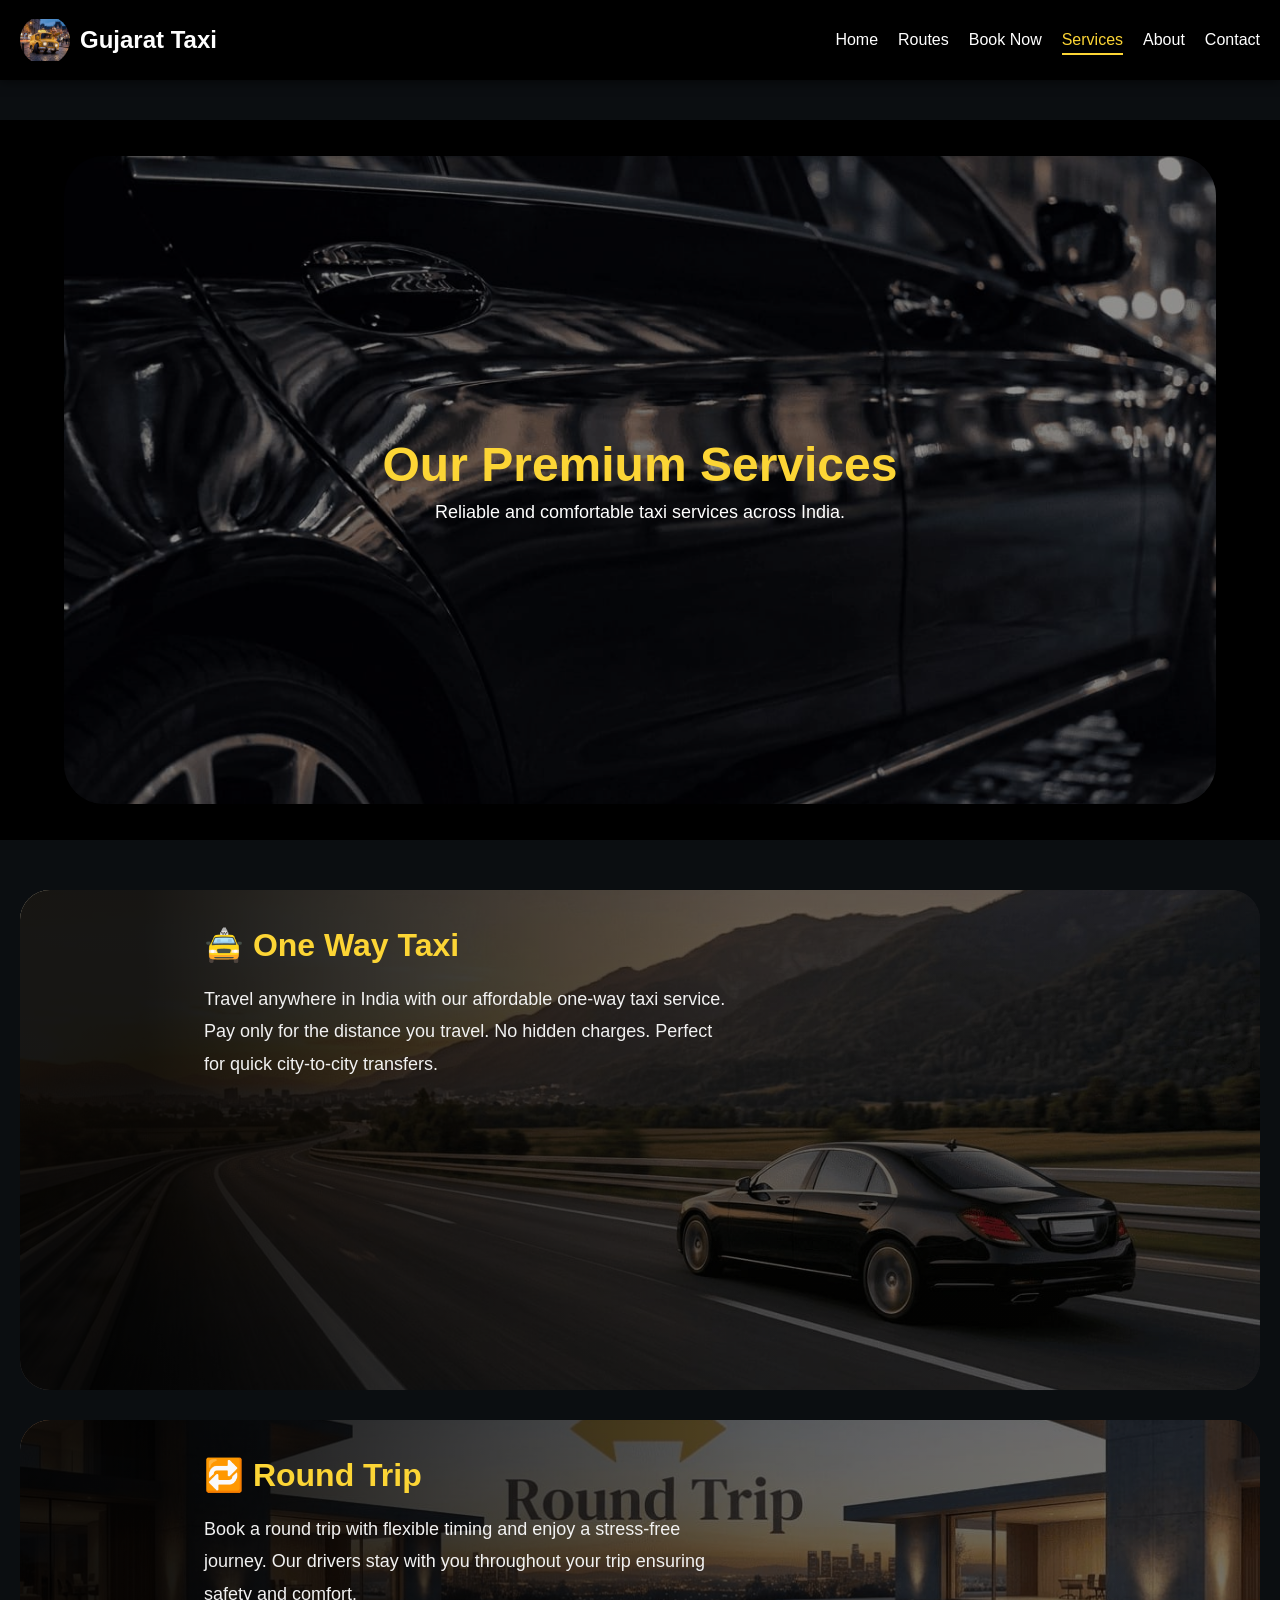
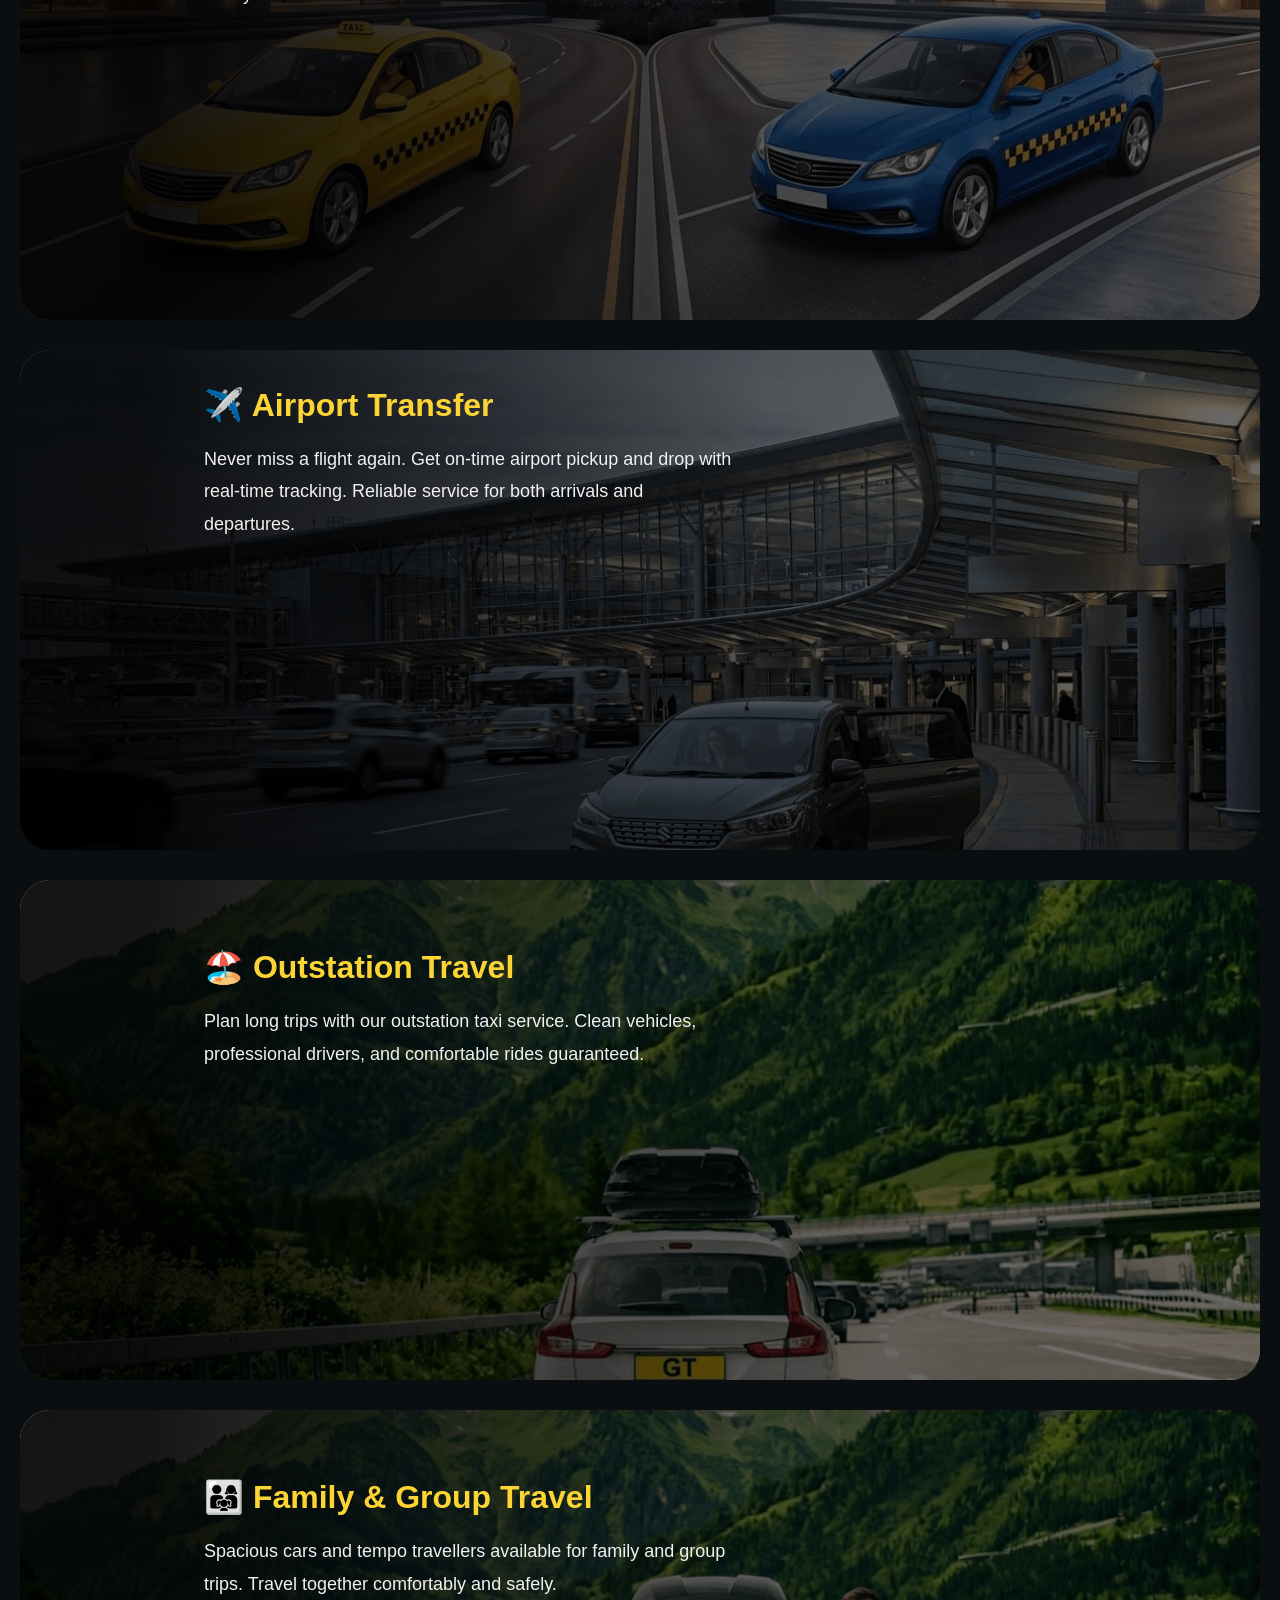
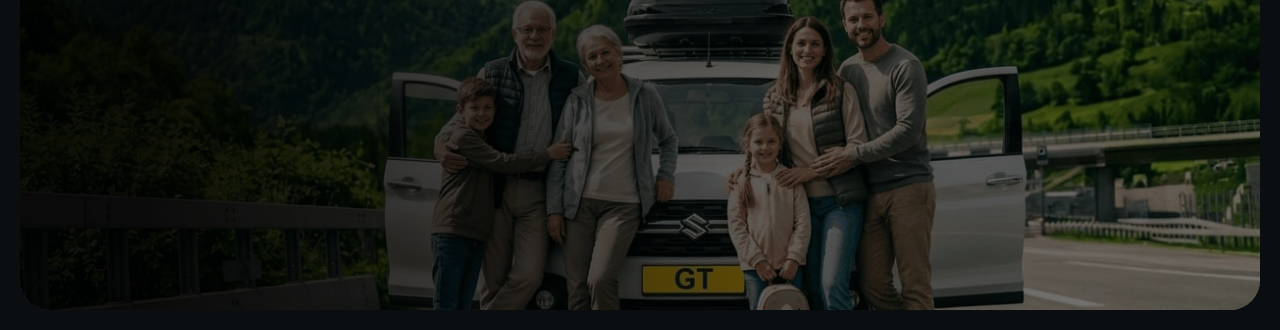
<file: service.html>
<!DOCTYPE html>
<html lang="en">
<head>
<meta charset="UTF-8">
<meta name="viewport" content="width=device-width, initial-scale=1.0">
<title>Services - Gujarat Taxi</title>
<link rel="stylesheet" href="style.css">
</head>

<body>
  <!-- PREMIUM TAXI LOADER -->
<div id="loader">

  <!-- Cinematic Background -->
  <div class="loader-bg"></div>

  <!-- Light Lines -->
  <div class="light-line line1"></div>
  <div class="light-line line2"></div>

  <!-- Taxi -->
  <img src="images/about_taxi.jpeg" class="loader-car">

  <!-- Loading Text -->
  <div class="loading-text">GUJARAT TAXI</div>

</div>


<nav class="navbar">
  <div class="logo">
  <img src="images/gt_logo.png" alt="Gujarat Taxi Logo">
  <span>Gujarat Taxi</span>
</div>

  <div class="menu-toggle">☰</div>
  </div>

  <ul class="nav-links">
    <li><a href="index.html">Home</a></li>
    <li><a href="routes.html">Routes</a></li>
    <li><a href="book.html">Book Now</a></li>
    <li><a href="service.html">Services</a></li>
    <li><a href="about.html">About</a></li>
    <li><a href="contact.html">Contact</a></li>
  </ul>
</nav>

<!-- HERO TITLE -->
<section class="service-hero">
    <div class="service-hero-frame">
        <div class="overlay"></div>
        <h1>Our Premium Services</h1>
        <p>Reliable and comfortable taxi services across India.</p>
    </div>
</section>

<!-- SERVICE BLOCK 1 -->
<section class="service-block one-way">
  <div class="service-frame">
    <div class="overlay"></div>
    <div class="content">
      <h2 class="reveal-text">🚖 One Way Taxi</h2>
      <p class="reveal-desc">
        Travel anywhere in India with our affordable one-way taxi service. 
        Pay only for the distance you travel. No hidden charges.
        Perfect for quick city-to-city transfers.
      </p>
    </div>
  </div>
</section>

<!-- SERVICE BLOCK 2 -->
<section class="service-block round-trip">
  <div class="service-frame">
    <div class="overlay"></div>
    <div class="content">
      <h2 class="reveal-text">🔁 Round Trip</h2>
      <p class="reveal-desc">
        Book a round trip with flexible timing and enjoy a stress-free journey. 
        Our drivers stay with you throughout your trip ensuring safety and comfort.
      </p>
    </div>
  </div>
</section>

<!-- SERVICE BLOCK 3 -->
<section class="service-block airport">
  <div class="service-frame">
    <div class="overlay"></div>
    <div class="content">
      <h2 class="reveal-text">✈️ Airport Transfer</h2>
      <p class="reveal-desc">
        Never miss a flight again. Get on-time airport pickup and drop with real-time tracking. 
        Reliable service for both arrivals and departures.
      </p>
    </div>
  </div>
</section>

<!-- SERVICE BLOCK 4 -->
<section class="service-block outstation">
  <div class="service-frame">
    <div class="overlay"></div>
    <div class="content">
      <h2 class="reveal-text">🏖️ Outstation Travel</h2>
      <p class="reveal-desc">
        Plan long trips with our outstation taxi service. 
        Clean vehicles, professional drivers, and comfortable rides guaranteed.
      </p>
    </div>
  </div>
</section>

<!-- SERVICE BLOCK 5 -->
<section class="service-block family">
  <div class="service-frame">
    <div class="overlay"></div>
    <div class="content">
      <h2 class="reveal-text">👨‍👩‍👧 Family & Group Travel</h2>
      <p class="reveal-desc">
        Spacious cars and tempo travellers available for family and group trips. 
        Travel together comfortably and safely.
      </p>
    </div>
  </div>
</section>

<script src="script.js"></script>
</body>
</html>
</file>
<file: style.css>
/* --- YOUR ORIGINAL STYLES (Keep everything working) --- */
body { font-family: Arial; margin:0; background: #f9f9f9; }

.navbar {
  display:flex;
  justify-content:space-between;
  background:black;
  color:white;
  padding:15px;
  align-items: center;
}

.nav-links {
  list-style:none;
  display:flex;
  gap:20px;
}

.nav-links a { color:white; text-decoration:none; }

.hero {
  height:80vh;
  background:#333;
  color:white;
  display:flex;
  flex-direction:column;
  justify-content:center;
  align-items:center;
}

/* Original Search Section */
.search-section {
  text-align: center;
  padding: 40px;
  background: white;
}

.search-section input {
  padding: 12px;
  margin: 10px;
  width: 200px;
}

.search-section button {
  padding: 12px 20px;
  background: green;
  color: white;
  border: none;
  cursor: pointer;
}

/* Original Grid for Features/Services */
.grid {
  display:grid;
  grid-template-columns: repeat(auto-fit, minmax(300px, 1fr));
  gap:25px;
  padding:20px;
}

.card {
  background:white;
  padding:20px;
  border-radius:10px;
  box-shadow:0 2px 10px rgba(0,0,0,0.1);
}

/* Original Slider logic */
.hero-slider {
  position: relative;
  height: 80vh;
  overflow: hidden;
}

.slide {
  position: absolute;
  width: 100%;
  height: 100%;
  display: flex;
  flex-direction: column;
  justify-content: center;
  align-items: center;
  color: white;
  opacity: 0;
  transition: 1s;
  text-align: center;
}

.slide.active { opacity: 1; }

.slide::before {
  content: "";
  position: absolute;
  width: 100%;
  height: 100%;
  background: rgba(0,0,0,0.6);
}

.slide h1, .slide p { position: relative; z-index: 1; }

/* --- NEW ROUTE CARD STYLES (Added without affecting others) --- */

@keyframes rotateDots {
  0% { transform: translate(-50%, -50%) rotate(0deg); }
  100% { transform: translate(-50%, -50%) rotate(360deg); }
}

.route-card {
  background: #fff;
  border-radius: 25px;
  overflow: hidden;   /* IMPORTANT */
  text-align: center;

  box-shadow: 0 15px 35px rgba(0,0,0,0.1);
  margin-top: 30px;

  border: 1px solid #eee;
}

.car-img-container {
  width: 100%;
  height: 220px;

  display: flex;
  justify-content: center;
  align-items: center;

  padding: 10px;

  background: transparent; /* IMPORTANT */
}

.car-img-container img {
  width: 100%;
  height: 100%;

  object-fit: contain;

  transition: 0.4s ease;
}

/* PREMIUM CARD HOVER */
.route-card{
  transition:
  transform 0.4s ease,
  box-shadow 0.4s ease,
  border 0.4s ease;
}

.route-card:hover{

  transform: translateY(-10px) scale(1.02);

  box-shadow:
  0 0 25px rgba(252,213,53,0.4),
  0 0 60px rgba(252,213,53,0.25);

  border: 1px solid #fcd535;
}

.route-card h3 {
  font-size: 1.1rem;
  margin: 10px;
  color: #000;
  font-weight: 800;
  text-transform: uppercase;
}

.all-in-one {
  color: #ffb400;
  font-size: 0.85rem;
  font-weight: bold;
  margin-bottom: 45px;
}

.details-box {
  background: #1a1a1a;
  color: white;
  border-radius: 25px;
  padding: 50px 25px 25px;
  position: relative;
}

.icon-badge {
  position: absolute;
  top: -40px;
  left: 50%;
  transform: translateX(-50%);
  width: 80px;
  height: 80px;
  background: #ffb400;
  border-radius: 50%;
  z-index: 5;
  border: 4px solid #fff;
}

.icon-badge img {
  width: 100%;
  border-radius: 50%;
}

.icon-badge::after {
  content: "";
  position: absolute;
  top: 50%;
  left: 50%;
  width: 90px;
  height: 90px;
  border: 2px dashed #ffb400;
  border-radius: 50%;
  animation: rotateDots 6s linear infinite;
}

.inclusions {
  list-style: none;
  padding: 0;
  margin-bottom: 20px;
}

.inclusions li {
  font-size: 0.85rem;
  margin-bottom: 10px;
  display: flex;
  justify-content: space-between;
  border-bottom: 1px solid #333;
  padding-bottom: 5px;
}

.check { color: #4caf50; margin-right: 5px; }

.book-now-btn {
  background: #ffb400;
  color: #000;
  display: block;
  padding: 12px;
  border-radius: 50px;
  font-weight: bold;
  text-decoration: none;
  transition: 0.3s;
}

.book-now-btn:hover { background: #ffd700; }


/* HERO SLIDER */
.hero-slider {
  position: relative;
  height: 90vh;
  overflow: hidden;
}

.slide {
  position: absolute;
  width: 100%;
  height: 100%;
  display: flex;
  flex-direction: column;
  justify-content: center;
  align-items: center;
  color: white;
  opacity: 0;
  transition: 1s;
  text-align: center;
}

/* BACKGROUND IMAGES */
.slide:nth-child(1) {
  background: url('https://images.unsplash.com/photo-1502877338535-766e1452684a') center/cover;
}
.slide:nth-child(2) {
  background: url('https://images.unsplash.com/photo-1590362891991-f776e747a588') center/cover;
}
.slide:nth-child(3) {
  background: url('https://images.unsplash.com/photo-1511919884226-fd3cad34687c') center/cover;
}
.slide:nth-child(4) {
  background: url('https://images.unsplash.com/photo-1494976388531-d1058494cdd8') center/cover;
}

/* DARK OVERLAY */
.slide::before{
  content: "";
  position: absolute;

  top: 0;
  left: 0;

  width: 100%;
  height: 100%;

  background: rgba(0,0,0,0.6);

  z-index: 1;
}

.slide h1, .slide p {
  position: relative;
  z-index: 1;
}

.slide.active {
  opacity: 1;
}

/* content */
.content{
  position: absolute;
  top: 50%;
  left: 10%;
  transform: translateY(-50%);

  color: white;

  z-index: 5;
}
/* TEXT ANIMATION */
.title {
  font-size: 50px;
  opacity: 0;
  transform: translateY(30px);
  transition: 0.5s;
}

.subtitle {
  margin-top: 10px;
  opacity: 0;
  transform: translateY(30px);
  transition: 0.5s;
}

.buttons {
  margin-top: 20px;
  opacity: 0;
  transform: translateY(30px);
  transition: 0.5s;
}
.buttons{
  position: relative;
  z-index: 10;
}

/* ACTIVE ANIMATION DELAYS */
.slide.active .title {
  opacity: 1;
  transform: translateY(0);
  transition-delay: 0.2s;
}

.slide.active .subtitle {
  opacity: 1;
  transform: translateY(0);
  transition-delay: 0.4s;
}

.slide.active .buttons {
  opacity: 1;
  transform: translateY(0);
  transition-delay: 0.6s;
}

/* BUTTONS */
/* BUTTON CONTAINER */
/* BUTTONS */
.btn{
  display: inline-block;
  padding: 14px 28px;
  margin-right: 12px;
  border-radius: 50px;

  text-decoration: none;
  font-weight: bold;
  font-size: 16px;

  position: relative;
  overflow: hidden;

  transition: 0.35s ease;
}

/* CALL BUTTON */
.call{
  background: rgba(255,255,255,0.15);
  color: white;
  border: 2px solid #fcd535;
  backdrop-filter: blur(8px);
}

/* WHATSAPP BUTTON */
.whatsapp{
  background: rgba(255,255,255,0.15);
  color: white;
  border: 2px solid #fcd535;
  backdrop-filter: blur(8px);
}

/* YELLOW FILL EFFECT */
.btn::before{
  content: "";
  position: absolute;

  top: 0;
  left: -100%;

  width: 100%;
  height: 100%;

  background: #fcd535;

  transition: 0.4s ease;

  z-index: 0;
}

/* KEEP TEXT ABOVE YELLOW */
.btn{
  z-index: 1;
}

/* TEXT INSIDE BUTTON */
.btn span{
  position: relative;
  z-index: 2;
}

/* HOVER EFFECT */
.btn:hover::before{
  left: 0;
}

/* BUTTON COLOR CHANGE */
.btn:hover{
  color: black;
  transform: translateY(-3px);
  box-shadow: 0 0 20px rgba(252,213,53,0.7);
}

/* TOUCH EFFECT MOBILE */
.btn:active{
  transform: scale(0.96);
  background: #fcd535;
  color: black;
}

/* MOBILE */
@media(max-width:768px){

  .btn{
    padding: 12px 22px;
    font-size: 15px;
  }

}

/* SEARCH SECTION */
.search-section {
  text-align: center;
  padding: 40px;
  background: white;
}

.search-section input {
  padding: 12px;
  margin: 10px;
  width: 200px;
}

.search-section button {
  padding: 12px 20px;
  background: green;
  color: white;
  border: none;
}

/*Search section effect after tapping */
html {
  scroll-behavior: smooth;
}

.route-card:target {
  border: 3px solid #fcd535;
  transform: scale(1.02);
  transition: 0.4s ease;
  box-shadow: 0 0 25px rgba(252, 213, 53, 0.7);
}


/* FEATURES */
.features {
  padding: 50px;
  text-align: center;
}

.card {
  background: white;
  padding: 20px;
  margin: 10px;
  border-radius: 10px;
  display: inline-block;
}
* {
  margin: 0;
  padding: 0;
  box-sizing: border-box;
  font-family: Arial, sans-serif;
}

body {
  background: #0b0e11;
  color: white;
}

/* NAVBAR */
.navbar {
  display: flex;
  justify-content: space-between;
  align-items: center;
  padding: 15px 20px;
  background: black;

  position: sticky;
  top: 0;
  z-index: 1000;

  backdrop-filter: blur(10px);
  box-shadow: 0 2px 10px rgba(0,0,0,0.5);
}


.logo {
  font-size: 22px;
  font-weight: bold;
  color: #fcd535;
}

.nav-links {
  list-style: none;
  display: flex;
  gap: 20px;
}

.nav-links a {
  color: white;
  text-decoration: none;
}

/* HERO */
.hero {
  height: 90vh;
  position: relative;
  display: flex;
  align-items: center;
  justify-content: center;
  text-align: center;
  background-size: cover;
  background-position: center;
  transition: 1s;
}

.overlay {
  position: absolute;
  width: 100%;
  height: 100%;
  background: rgba(0,0,0,0.6);
}

.hero-content {
  position: absolute;
  opacity: 0;
  transform: translateY(30px);
  transition: 0.8s;
}

.hero-content.active {
  opacity: 1;
  transform: translateY(0);
}

.hero h1 {
  font-size: 50px;
  color: #fcd535;
}

.hero p {
  margin-top: 10px;
  font-size: 18px;
}

/* SEARCH */
.search-section {
  padding: 40px;
  text-align: center;
}

.search-box {
  margin-top: 20px;
}

.search-box input {
  padding: 10px;
  margin: 5px;
  width: 200px;
}

.search-box button {
  padding: 10px 20px;
  background: #fcd535;
  border: none;
  cursor: pointer;
}

/* INFO STRIP */
.info-strip {
  display: flex;
  justify-content: space-around;
  padding: 40px;
  background: #111;
}

.info-box h3 {
  color: #fcd535;
  font-size: 28px;
}

.info-box p {
  margin-top: 5px;
}

/* FEATURES */
.features {
  padding: 40px;
  text-align: center;
}

.grid {
  display: grid;
  grid-template-columns: repeat(4,1fr);
  gap: 20px;
  margin-top: 20px;
}

.card {
  background: #1e2329;
  padding: 20px;
  border-radius: 10px;
}
/* SERVICE HERO */
/* --- UPDATED SERVICE HERO --- */
/* --- SERVICE HERO MAIN CONTAINER --- */
.service-hero {
    height: 80vh;
    position: relative;
    display: flex;
    background: #000; /* Visible during the 90% frame state */
    justify-content: center;
    align-items: center;
    overflow: hidden;
    margin: 40px 0;
}

/* --- THE CURVED FRAME (THE CLIPPER) --- */
.service-hero-frame {
    width: 90%;          /* Initial gap */
    height: 90%;         /* Initial gap */
    position: relative;
    overflow: hidden;    /* Essential for clipping the zoom */
    border-radius: 40px; /* High-end curved edges */
    display: flex;
    flex-direction: column;
    justify-content: center;
    align-items: center;
    color: #fff;
    text-align: center;
    transition: all 0.7s ease-in-out; /* Smooth expansion */
    z-index: 1;
}

/* --- THE ZOOMING BACKGROUND LAYER --- */
.service-hero-frame::before {
    content: '';
    position: absolute;
    top: 0;
    left: 0;
    width: 100%;
    height: 100%;
    /* Double check path: use ../images/ if CSS is in a folder */
    background: url('images/Our_premium_services_image.jpeg') center/cover no-repeat;
    transition: transform 0.7s ease-in-out;
    z-index: -1;
}

/* --- THE HOVER TRIGGERS --- */

/* 1. Frame expands and corners flatten */
.service-hero:hover .service-hero-frame {
    width: 100%;
    height: 100%;
    border-radius: 0px;
}

/* 2. Background image zooms in */
.service-hero:hover .service-hero-frame::before {
    transform: scale(1.15);
}

/* --- OVERLAY & TEXT --- */
.service-hero-frame .overlay {
    position: absolute;
    top: 0;
    left: 0;
    width: 100%;
    height: 100%;
    background: rgba(0, 0, 0, 0.4); /* Darkens image for text contrast */
    z-index: 0;
}

.service-hero-frame h1,
.service-hero-frame p {
    position: relative;
    z-index: 2;
}

.service-hero-frame h1 {
    font-size: 48px;
    color: #fcd535;
    margin-bottom: 10px;
}

.service-hero-frame p {
    font-size: 18px;
    max-width: 600px;
}
/* SERVICE BLOCK */
/* SERVICE SECTION WRAPPER */
/* --- UPDATED SERVICE BLOCKS --- */
/* ================= PREMIUM SERVICE SECTION ================= */

.service-block {
    width: 100%;
    min-height: auto;

    padding: 10px 20px;   /* reduced top-bottom spacing */

    display: flex;
    justify-content: center;
    align-items: center;

    background: #0b0e11;

    margin-bottom: 10px; /* smaller gap between cards */
}

/* MAIN FRAME */
.service-frame {
    position: relative;
    width: 100%;
    max-width: 1400px;
    min-height: 500px;

    border-radius: 30px;
    overflow: hidden;

    display: flex;
    align-items: center;

    background-size: cover;
    background-position: center;

    transition: all 0.5s ease;
}

/* BACKGROUND IMAGES */
.one-way .service-frame {
    background-image: url('images/One_way_taxi_image.jpeg');
}

.round-trip .service-frame {
    background-image: url('images/Round_trip_image.jpeg');
}

.airport .service-frame {
    background-image: url('images/Airport_transfer_image.jpeg');
}

.outstation .service-frame {
    background-image: url('images/Outstation_travel_image.jpeg');
}

.family .service-frame {
    background-image: url('images/Family_and_group_travel_image.jpeg');
}

/* DARK OVERLAY */
.service-frame::before {
    content: "";
    position: absolute;
    inset: 0;
    background: linear-gradient(
        to right,
        rgba(0,0,0,0.85) 10%,
        rgba(0,0,0,0.35) 60%,
        rgba(0,0,0,0.2) 100%
    );
    z-index: 1;
}

/* CONTENT */
.service-block .content {
    position: relative;
    z-index: 2;

    width: 100%;
    max-width: 650px;

    padding: 60px;
}

/* TITLE */
.reveal-text {
    font-size: 32px;
    line-height: 1.1;
    color: #fcd535;
    font-weight: 800;
    margin-bottom: 20px;

    opacity: 0;
    transform: translateY(40px);
    transition: all 0.8s ease;
}

/* DESCRIPTION */
.reveal-desc {
    font-size: 18px;
    line-height: 1.8;
    color: #f1f1f1;

    opacity: 0;
    transform: translateY(40px);
    transition: all 0.8s ease 0.3s;
}

/* ACTIVE ANIMATION */
.service-block.active .reveal-text,
.service-block.active .reveal-desc {
    opacity: 1;
    transform: translateY(0);
}

/* HOVER EFFECT */
.service-frame:hover {
    transform: scale(1.01);
}

/* ================= MOBILE RESPONSIVE ================= */

@media (max-width: 768px) {

    .service-block {
    width: 100%;
    padding: 8px 12px;
    margin-bottom: 8px;
}

    .service-frame {
        min-height: 520px;
        border-radius: 24px;

        align-items: flex-end;
        background-position: center;
    }

    /* BETTER MOBILE OVERLAY */
    .service-frame::before {
    background: linear-gradient(
        to top,
        rgba(0,0,0,0.30) 5%,
        rgba(0,0,0,0.12) 40%,
        rgba(0,0,0,0.02) 100%
    );
}
    .service-block .content {
    width: calc(100% - 40px);
    max-width: 100%;

    margin: 0 auto;

    padding: 24px 20px;

    background: transparent;
    backdrop-filter: none;

    border-radius: 18px;
}
    .reveal-text {
        font-size: 34px;
        line-height: 1.1;
        margin-bottom: 14px;

        width: 100%;
    }

    .reveal-desc {
    font-size: 15px;
    line-height: 1.7;

    width: 100%;
    max-width: 100%;

    padding-right: 10px;
}

    /* PREMIUM GLASS EFFECT */
    .content {
        backdrop-filter: blur(3px);
        border-radius: 18px;
    }
}
/* ================= EXTRA PREMIUM TOUCH ================= */

/* smooth appearance */
.service-frame {
    animation: serviceFade 1s ease;
}

@keyframes serviceFade {
    from {
        opacity: 0;
        transform: translateY(60px);
    }
    to {
        opacity: 1;
        transform: translateY(0);
    }
}


/* CONTACT HERO */
/* --- OUTER CONTAINER --- */
.contact-hero {
    height: 80vh;
    display: flex;
    justify-content: center;
    align-items: center;
    background: #000; /* This creates the dark 'gaps' on the sides */
    overflow: hidden;
    position: relative;
}

/* --- THE CURVED FRAME --- */
.contact-hero-frame {
    width: 90%;           /* Initial gap on left/right */
    height: 90%;          /* Initial gap on top/bottom */
    position: relative;
    overflow: hidden;
    border-radius: 40px;  /* The curved edges */
    display: flex;
    flex-direction: column;
    justify-content: center;
    align-items: center;
    color: #fff;
    text-align: center;
    transition: all 0.7s ease-in-out; /* Smooth expansion */
    z-index: 1;
}

/* --- THE BACKGROUND IMAGE LAYER --- */
.contact-hero-frame::before {
    content: '';
    position: absolute;
    top: 0;
    left: 0;
    width: 100%;
    height: 100%;
    background: url('images/about_taxi.jpeg') center/cover no-repeat;
    transition: transform 0.7s ease-in-out; /* Smooth zoom */
    z-index: -1;
}

/* --- THE HOVER TRIGGER --- */
/* 1. Frame expands to 100% and corners flatten */
.contact-hero:hover .contact-hero-frame {
    width: 100%;
    height: 100%;
    border-radius: 0px; 
}

/* 2. Image inside zooms in slightly 
.contact-hero:hover .contact-hero-frame::before {
    transform: scale(1.15); 
} */

/* --- OVERLAY & TEXT --- */
.overlay {
    position: absolute;
    top: 0;
    left: 0;
    width: 100%;
    height: 100%;
    background: rgba(0, 0, 0, 0.4); /* Makes text easier to read */
    z-index: 0;
}

.contact-hero-frame h1, 
.contact-hero-frame p {
    position: relative;
    z-index: 2;
}

.contact-hero-frame h1 {
    font-size: 42px;
    color: #fcd535;
    margin-bottom: 10px;
}

/* FORM */
/* CONTACT FORM CONTAINER */
.contact-form {
  flex: 1;
  background: #1e2329;
  padding: 30px; /* Increased padding for a better look */
  border-radius: 10px;
  
  /* --- ADDED FOR CENTERING --- */
  max-width: 500px;      /* Prevents the dark box from stretching too wide */
  margin: 0 auto;        /* Centers the dark box itself */
  display: flex;         /* Allows us to center the internal items */
  flex-direction: column;
  align-items: center;   /* Centers the H2, inputs, and button */
}

.contact-form h2 {
  margin-bottom: 20px;
  color: white;
}

.contact-form input,
.contact-form textarea {
  /* --- UPDATED WIDTH --- */
  width: 100%;           /* Use 100% of the 500px container */
  max-width: 400px;      /* Optional: keeps individual inputs slightly tighter */
  
  margin-bottom: 15px;
  padding: 12px;
  border: none;
  border-radius: 5px;
  background: #2b3139;   /* Slightly lighter than background to stand out */
  color: white;
  box-sizing: border-box; /* Crucial: keeps padding from breaking width */
}

.contact-form button {
  /* --- UPDATED WIDTH --- */
  width: 100%;
  max-width: 400px;
  
  padding: 12px;
  background: #25D366;
  border: none;
  border-radius: 5px;
  cursor: pointer;
  color: white;
  font-weight: bold;
  transition: 0.3s;
}

.contact-form button:hover {
  background: #1ebd5b;
  transform: translateY(-2px);
}

/* INFO */
.contact-info {
  flex: 1;
  text-align: center; /* Centers text/icons in the info boxes */
}

.info-box {
  background: #1e2329;
  padding: 20px;
  margin-bottom: 20px;
  border-radius: 10px;
  color: white;
}
.info-box p {
  padding-left: 30px;
}

/* FLOAT WHATSAPP */
/* UPDATED WHATSAPP FLOAT */
.whatsapp-float {
  position: fixed;
  bottom: 20px;
  right: 20px;
  background: #25D366;
  color: white;
  width: 60px;
  height: 60px;
  border-radius: 50%;
  display: flex;
  align-items: center;
  justify-content: center;
  font-size: 30px;
  text-decoration: none;
  z-index: 1000;
  box-shadow: 0 4px 15px rgba(0,0,0,0.3);
  
  /* The Pulse Animation */
  animation: pulse-green 2s infinite;
}

/* Notification Badge (The little "1") */
.whatsapp-float::after {
  content: '1';
  position: absolute;
  top: 0;
  right: 0;
  background: #ff4444;
  color: white;
  font-size: 12px;
  font-weight: bold;
  width: 20px;
  height: 20px;
  border-radius: 50%;
  display: flex;
  align-items: center;
  justify-content: center;
  border: 2px solid white;
}

@keyframes pulse-green {
  0% { transform: scale(0.95); box-shadow: 0 0 0 0 rgba(37, 211, 102, 0.7); }
  70% { transform: scale(1); box-shadow: 0 0 0 15px rgba(37, 211, 102, 0); }
  100% { transform: scale(0.95); box-shadow: 0 0 0 0 rgba(37, 211, 102, 0); }
}

.whatsapp-float:hover {
  transform: translateY(-5px);
  background: #1ebd5b;
}
/* Advanced Shake Animation */
.shake-error {
  animation: shake 0.5s ease-in-out;
  border: 1px solid #ff4444 !important;
  box-shadow: 0 0 15px rgba(255, 68, 68, 0.4);
}

@keyframes shake {
  0%, 100% { transform: translateX(0); }
  25% { transform: translateX(-8px); }
  50% { transform: translateX(8px); }
  75% { transform: translateX(-8px); }
}




/* ABOUT HERO */
/* --- ABOUT HERO MAIN CONTAINER --- */
.about-hero {
    height: 80vh;
    position: relative;
    display: flex;
    background: #000; /* Dark gaps visible when frame is 90% */
    justify-content: center;
    align-items: center;
    overflow: hidden;
}

/* --- THE CURVED FRAME --- */
.about-hero-frame {
    width: 90%;               /* Gap on left/right */
    height: 90%;              /* Gap on top/bottom */
    position: relative;
    overflow: hidden;         /* Clips the image inside the curves */
    border-radius: 40px;      /* Curved edges */
    display: flex;
    flex-direction: column;
    justify-content: center;
    align-items: center;
    color: #fff;
    text-align: center;
    transition: all 0.7s ease-in-out; /* Smooth expansion */
    z-index: 1;
}

/* --- THE ZOOMING BACKGROUND --- */
.about-hero-frame::before {
    content: '';
    position: absolute;
    top: 0;
    left: 0;
    width: 100%;
    height: 100%;
    /* Ensure this path is correct based on your folder structure */
    background: url('./images/Our_services_image.jpeg') center/cover no-repeat;
    transition: transform 0.7s ease-in-out; /* Smooth zoom */
    z-index: -1;
}

/* --- THE HOVER TRIGGERS --- */

/* 1. Frame expands to 100% and corners flatten */
.about-hero:hover .about-hero-frame {
    width: 100%;
    height: 100%;
    border-radius: 0px;
}

/* 2. Background image zooms in slightly on hover */
.about-hero:hover .about-hero-frame::before {
    transform: scale(1.1);
}

/* --- OVERLAY & TEXT --- */
.overlay {
    position: absolute;
    top: 0;
    left: 0;
    width: 100%;
    height: 100%;
    background: rgba(0, 0, 0, 0.4); /* Darkens image so text pops */
    z-index: 0;
}

.about-hero-frame h1,
.about-hero-frame p {
    position: relative;
    z-index: 2;
}

.about-hero-frame h1 {
    font-size: 42px;
    color: #fcd535;
    margin-bottom: 10px;
}

/* ABOUT TEXT SECTION */
.about-text {
    text-align: center;
    padding: 40px;
}
/* STATS */
.stats {
  display: flex;
  flex-direction: column;
  align-items: center;
  gap: 50px; /* Increased gap for better breathing room */
  padding: 60px 20px;
  background: #0f1216; /* Deep dark background */
}

.stat-box {
  text-align: center;
  position: relative;
  width: 100%;
  max-width: 300px;
}

/* Optional: Subtle connecting line between circles */
.stat-box:not(:last-child)::after {
  content: '';
  position: absolute;
  bottom: -45px;
  left: 50%;
  transform: translateX(-50%);
  width: 2px;
  height: 30px;
  background: linear-gradient(to bottom, #fcd535, transparent);
  opacity: 0.3;
}

.stat-box img {
  width: 110px; 
  height: 110px;
  border-radius: 50%;
  background: #1e2329;
  padding: 0; /* Removed padding to let the image go edge-to-edge */
  border: 3px solid #fcd535;
  object-fit: cover; /* This fixes the fitting issue perfectly */
  object-position: center;
  box-shadow: 0 10px 20px rgba(0,0,0,0.5);
}

.stat-box h2 {
  margin-top: 15px;
  color: #fcd535;
  font-size: 2.2rem;
  font-weight: bold;
  /* Added to keep number and + on same line */
  display: flex;
  justify-content: center;
  align-items: center;
}

.stat-box p {
  color: #aaa;
  font-size: 1.1rem;
  text-transform: uppercase;
  letter-spacing: 2px;
}


/* Initial hidden state */
.stat-box {
  opacity: 0;
  transform: translateY(30px); /* Moves it down slightly */
  transition: all 0.8s ease-out; /* Controls the speed of the fade */
}

/* State when visible on scroll */
.stat-box.active {
  opacity: 1;
  transform: translateY(0);
}

/* Fix for the counting span inherited colors */
.stat-box h2 .counter {
  color: inherit;
  font-weight: inherit;
}




/* TESTIMONIALS */
/* TESTIMONIALS */
.testimonials {
  padding: 50px;
  text-align: center;
}

.testimonial-grid {
  display: grid;
  grid-template-columns: repeat(4, 1fr);
  gap: 20px;
  margin-top: 30px;
}

/* Updated Card with Hover Effect */
.testimonial-card {
  background: #1e2329;
  padding: 20px;
  border-radius: 10px;
  transition: transform 0.3s ease; /* Makes it smooth when you hover */
}

.testimonial-card:hover {
  transform: translateY(-5px); /* Premium lift effect */
}

.testimonial-card img {
  width: 70px;
  height: 70px;
  border-radius: 50%;
  object-fit: cover; /* Keeps faces from looking stretched */
  margin-bottom: 10px;
}

/* New: Rating and Google Icon alignment */
.rating-row {
  display: flex;
  justify-content: center;
  align-items: center;
  gap: 10px;
  margin-bottom: 12px;
}

.google-icon {
  width: 25px !important;
  height: 25px !important;
  display: inline-block !important;
  border-radius: 0 !important; /* Ensures Google G is not circular */
  transform: translateY(2px);
}

.testimonial-card h4 {
  color: #ffffff;
  margin-bottom: 5px;
  font-weight: 600;
}

.testimonial-card p {
  color: #ccc;
  font-size: 0.9rem;
}

.nav-links a.active {
  color: #fcd535;
  border-bottom: 2px solid #fcd535;
  padding-bottom: 5px;
}

/* Mobile Fix: Stack cards on smaller screens */
@media (max-width: 992px) {
  .testimonial-grid {
    grid-template-columns: repeat(2, 1fr);
  }
}

/* MOBILE RESPONSIVE */
@media (max-width: 768px) {
  /* HERO TEXT */
  .hero h1 {
    font-size: 28px;
  }

  .hero p {
    font-size: 14px;
  }

  /* SEARCH BOX */
  .search-box input {
    width: 90%;
  }

  /* GRID FIX */
  .grid {
    grid-template-columns: 1fr;
  }

  /* CONTACT */
  .contact-container {
    flex-direction: column;
  }

  /* TESTIMONIAL MOBILE FIX */
  .testimonial-grid {
    grid-template-columns: 1fr; /* This keeps it from being tiny on mobile */
    gap: 15px;
    padding: 10px;
  }
  
  .testimonial-card {
    max-width: 100%; /* Ensures it fills the screen width */
  }

  /* SERVICE BLOCK */
  .service-block {
    height: auto;
    padding: 40px 20px;
  }
}

.menu-toggle {
  display: none;
  font-size: 24px;
  cursor: pointer;
}

/* MOBILE NAV */
/* ================= MOBILE NAV FINAL ================= */
/* ================= MOBILE NAV FINAL ================= */

.menu-toggle {
  display: none;
  font-size: 26px;
  cursor: pointer;
  color: white;
}

@media (max-width: 768px) {

  .navbar {
    flex-direction: row;
    align-items: center;
    justify-content: space-between;
    padding: 15px 20px;
  }

  .menu-toggle {
    display: block;
  }

  .nav-links {
    position: absolute;
    top: 65px;
    left: 0;
    width: 100%;
    background: #111;

    display: flex;
    flex-direction: column;
    padding: 20px;

    /* animation */
    max-height: 0;
    overflow: hidden;
    opacity: 0;

    transition: all 0.4s ease;
  }

  .nav-links.active {
  max-height: 100vh;
  opacity: 1;
}

  /* LEFT ALIGN + SPACING */
  .nav-links li {
    text-align: left;
    padding: 12px 0;
    border-bottom: 1px solid #222;
  }

  .nav-links a {
    display: block;
    padding: 10px 15px;
    color: white;
    text-decoration: none;
  }

}


/* CARD BASE */
.card {
  position: relative;
  height: 220px;
  border-radius: 15px;
  overflow: hidden;

  display: flex;
  flex-direction: column;
  justify-content: center;
  align-items: center;

  color: white;
  text-align: center;
}

/* BACKGROUND IMAGES for home page */
/* BACKGROUND IMAGES (With Space Fix) */
.card1 {
  background: url('images/any%20time%20cab%20service%20availabe%20image.jpeg') center/cover no-repeat;
}
.card2 {
  background: url('images/affordable%20cab%20image.jpeg') center/cover no-repeat;
}
.card3 {
  background: url('images/safe%20travel%20image.jpeg') center/cover no-repeat;
}
.card4 {
  background: url('images/trusted%20driver%20image.jpeg') center/cover no-repeat;
}

/* DARK OVERLAY */
/* ================= WHY CHOOSE US (FINAL CLEAN) ================= */

/* CARD BASE */
.features .card {
  position: relative;
  width: 100%;
  height: 60vh;
  min-height: 280px;

  margin: 0;
  border-radius: 0; /* full edge-to-edge look */

  background-size: cover;
  background-position: center;

  display: flex;
  flex-direction: column;
  justify-content: center;
  align-items: center;

  color: white;
  text-align: center;

  overflow: hidden;
  transition: all 0.4s ease;
}

/* DARK OVERLAY */
.features .card::before {
  content: "";
  position: absolute;
  inset: 0;
  background: rgba(0,0,0,0.55);
  z-index: 1;
}

/* TEXT ABOVE OVERLAY */
.features .card h3,
.features .card p {
  position: relative;
  z-index: 2;
  padding: 0 20px;
}

/* GRID LAYOUT */
.features .grid {
  display: flex;
  flex-direction: column;
  gap: 20px;
  width: 100%;
  padding: 0; /* remove side gaps */
}

/* HOVER EFFECT (DESKTOP) */
.features .card:hover {
  transform: scale(1.02);
  box-shadow: 0 20px 40px rgba(0,0,0,0.5);
}

/* ================= MOBILE FIX ================= */
@media (max-width: 768px) {
  .features .card {
    height: 40vh;
    min-height: 220px;
  }
}

/* ================= OPTIONAL PREMIUM TOUCH ================= */

/* slight zoom background effect */
.features .card:hover::before {
  background: rgba(0,0,0,0.65);
}

/* smooth text animation */
.features .card h3 {
  font-size: 26px;
  margin-bottom: 10px;
  transition: 0.3s;
}

.features .card p {
  font-size: 14px;
  color: #ddd;
}

/* subtle entrance animation */
.features .card {
  animation: fadeUp 0.8s ease;
}

@keyframes fadeUp {
  from {
    opacity: 0;
    transform: translateY(40px);
  }
  to {
    opacity: 1;
    transform: translateY(0);
  }
}


/* ================= INFO STRIP (PREMIUM) ================= */

.info-strip {
  display: flex;
  gap: 20px;
  padding: 40px 20px;
}

/* EACH BOX */
.info-box {
  flex: 1;
  height: 200px;

  position: relative;
  border-radius: 15px;
  overflow: hidden;

  display: flex;
  flex-direction: column;
  justify-content: center;
  align-items: center;

  color: white;
  text-align: center;

  background-size: cover;
  background-position: center;
}

/* BACKGROUND IMAGES */
.box1 {
  background: url('images/happy_customer_image.jpeg') center/cover;
}

.box2 {
  background: url('images/daily_rides_image.jpeg') center/cover;
}

.box3 {
  background: url('images/cities_covered_image.jpeg') center/cover;
}

/* DARK OVERLAY */
.info-box::before {
  content: "";
  position: absolute;
  inset: 0;
  background: rgba(0,0,0,0.6);
  z-index: 1;
}

/* TEXT ABOVE */
.info-box h3,
.info-box p {
  position: relative;
  z-index: 2;
}

.info-box h3 {
  font-size: 32px;
  color: #fcd535;
}

.info-box p {
  margin-top: 5px;
}

/* HOVER EFFECT */
.info-box:hover {
  transform: scale(1.03);
  transition: 0.3s;
}

/* ================= MOBILE ================= */
@media (max-width: 768px) {
  .info-strip {
    flex-direction: column;
  }

  .info-box {
    height: 150px;
  }
}


/* --- BOOKING PAGE BACKGROUND FIX , it is for book.html --- */

  /* Ensure this class name matches your HTML exactly! */
.booking-hero-section {
    /* The ../ tells the browser to go OUT of the CSS folder and look into the images folder */
    background-image: linear-gradient(rgba(0,0,0,0.5), rgba(0,0,0,0.5)), url('/images/somnath_temple_image.jpeg'); 
    
    background-size: cover;
    background-position: center;
    background-repeat: no-repeat;
    height: 100vh;
    width: 100%;
    display: flex;
    justify-content: center;
    align-items: center;
}

.booking-form-card {
    background: rgba(255, 255, 255, 0.95);
    padding: 40px;
    border-radius: 20px;
    box-shadow: 0 15px 35px rgba(0,0,0,0.3);
    width: 100%;
    max-width: 450px;
    text-align: center;
    backdrop-filter: blur(5px);
}

/* Rest of your code remains perfect */
.form-group {
    margin-bottom: 15px;
}

.booking-form-card input, 
.booking-form-card select {
    width: 100%;
    padding: 12px;
    border: 1px solid #ccc;
    border-radius: 10px;
    font-size: 1rem;
    outline: none;
    box-sizing: border-box; /* Important so inputs don't overflow */
}

.confirm-btn {
    background: #ffb400;
    color: black;
    border: none;
    width: 100%;
    padding: 15px;
    border-radius: 50px;
    font-weight: bold;
    cursor: pointer;
    transition: 0.3s;
    font-size: 1rem;
}

.confirm-btn:hover {
    background: #e6a300;
    transform: scale(1.03);
}

/* gt logo */
.logo {
  display: flex;
  align-items: center;
  gap: 10px;
  color: white;
  font-size: 24px;
  font-weight: bold;
}

.logo img {
  width: 50px;
  height: 50px;
  object-fit: contain;
  border-radius: 50%;
  image-rendering: auto;
}


/* =========================
   PREMIUM CINEMATIC LOADER
========================= */

#loader{
    position: fixed;
    inset: 0;
    background: #000;
    z-index: 999999;
    overflow: hidden;

    display: flex;
    justify-content: center;
    align-items: center;
}

/* BACKGROUND GLOW */
.loader-bg{
    position: absolute;
    width: 100%;
    height: 100%;
    background:
    radial-gradient(circle at center,
    rgba(255,180,0,0.15),
    transparent 60%),
    #000;
}

/* SPEED LIGHTS */
.light-line{
    position: absolute;
    width: 200%;
    height: 2px;
    background: linear-gradient(to right,
    transparent,
    rgba(255,255,255,0.8),
    transparent);

    animation: speedLine 0.8s linear infinite;
}

.line1{
    top: 40%;
}

.line2{
    top: 60%;
    animation-delay: 0.3s;
}

@keyframes speedLine{
    from{
        transform: translateX(-100%);
    }
    to{
        transform: translateX(100%);
    }
}

/* TAXI */
.loader-car{
    position: absolute;
    width: 180px;

    left: -250px;

    animation: carRun 3s ease-in-out forwards;

    filter:
    drop-shadow(0 0 15px rgba(255,180,0,0.8))
    drop-shadow(0 0 30px rgba(255,255,255,0.4));
}

/* FAST CAR RUN */
@keyframes carRun{

    0%{
        left: -250px;
        transform: scale(0.9);
    }

    70%{
        left: 55%;
        transform: scale(1);
    }

    100%{
        left: 130%;
        transform: scale(1.05);
    }
}

/* TEXT */
.loading-text{
    position: absolute;
    bottom: 80px;

    color: white;
    font-size: 28px;
    font-weight: bold;
    letter-spacing: 6px;

    animation: textGlow 1s infinite alternate;
}

@keyframes textGlow{
    from{
        opacity: 0.5;
        text-shadow: 0 0 10px #ffb400;
    }

    to{
        opacity: 1;
        text-shadow:
        0 0 20px #ffb400,
        0 0 40px #ffb400;
    }
}

/* MOBILE */
@media(max-width:768px){

    .loader-car{
        width: 120px;
    }

    .loading-text{
        font-size: 18px;
        letter-spacing: 3px;
    }

}


/* =========================
   TRAVEL DESTINATION SECTION
========================= */

.travel-blog {

  padding: 80px 20px;

  background: #f8f9fb;

  text-align: center;
}


.travel-blog h2 {

  font-size: 2.4rem;

  color: #111;

  margin-bottom: 10px;
}


.blog-subtitle {

  color: #666;

  margin-bottom: 50px;

  font-size: 1rem;
}


/* GRID */

.blog-grid {

  display: grid;

  grid-template-columns: repeat(auto-fit, minmax(300px, 1fr));

  gap: 30px;
}


/* CARD */

.blog-card {

  background: white;

  border-radius: 22px;

  overflow: hidden;

  box-shadow: 0 10px 30px rgba(0,0,0,0.08);

  transition: 0.4s ease;

  position: relative;
}


.blog-card:hover {

  transform: translateY(-10px);

  box-shadow: 0 18px 40px rgba(0,0,0,0.15);
}


/* IMAGE */

.blog-card img {

  width: 100%;

  height: 240px;

  object-fit: cover;

  display: block;

  transition: 0.5s ease;
}


.blog-card:hover img {

  transform: scale(1.05);
}


/* CONTENT */

.blog-content {

  padding: 22px;

  text-align: left;
}


.blog-content h3 {

  font-size: 1.3rem;

  margin-bottom: 10px;

  color: #111;
}


.blog-content p {

  color: #666;

  font-size: 0.95rem;

  line-height: 1.6;

  margin-bottom: 18px;
}


/* BUTTON */

.blog-content a {

  display: inline-block;

  text-decoration: none;

  background: #ffb400;

  color: black;

  padding: 10px 18px;

  border-radius: 50px;

  font-weight: bold;

  transition: 0.3s ease;
}


.blog-content a:hover {

  background: #e6a300;

  transform: scale(1.05);
}



/* MOBILE */

@media (max-width: 768px) {

  .travel-blog {

    padding: 60px 15px;
  }

  .travel-blog h2 {

    font-size: 2rem;
  }

  .blog-grid {

    gap: 20px;
  }

  .blog-card img {

    height: 220px;
  }
}
</file>
